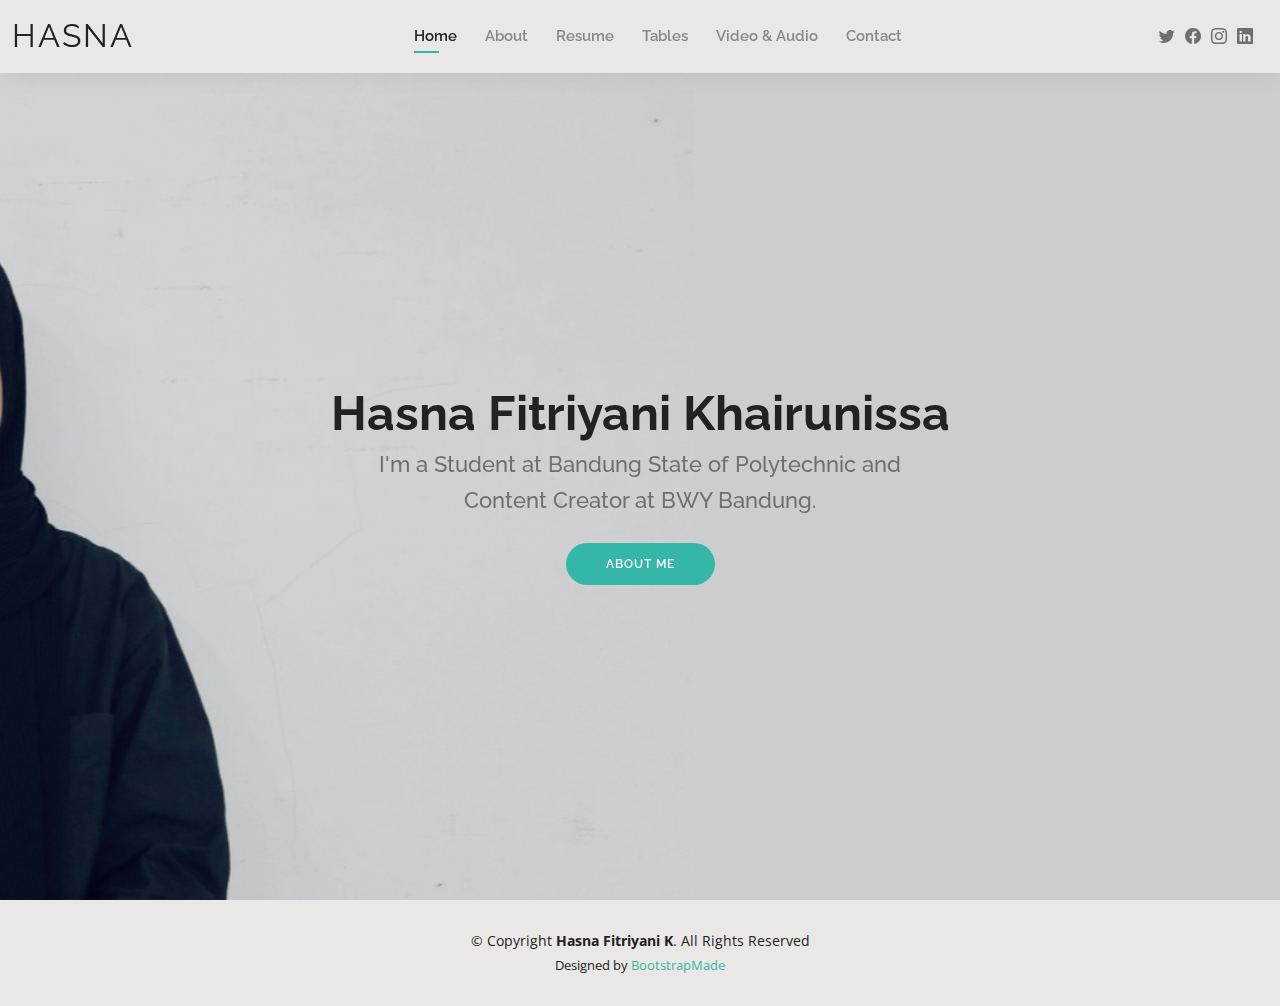
<file: index.html>
<!DOCTYPE html>
<html lang="en">

<head>
  <meta charset="utf-8">
  <meta content="width=device-width, initial-scale=1.0" name="viewport">

  <title>Hasna's portfolio</title>
  <meta content="" name="description">
  <meta content="" name="keywords">

  <!-- Favicons -->
  <link href="assets/img/favicon.png" rel="icon">
  <link href="assets/img/apple-touch-icon.png" rel="apple-touch-icon">

  <!-- Google Fonts -->
  <link href="https://fonts.googleapis.com/css?family=Open+Sans:300,300i,400,400i,600,600i,700,700i|Raleway:300,300i,400,400i,500,500i,600,600i,700,700i|Poppins:300,300i,400,400i,500,500i,600,600i,700,700i" rel="stylesheet">

  <!-- Vendor CSS Files -->
  <link href="assets/vendor/aos/aos.css" rel="stylesheet">
  <link href="assets/vendor/bootstrap/css/bootstrap.min.css" rel="stylesheet">
  <link href="assets/vendor/bootstrap-icons/bootstrap-icons.css" rel="stylesheet">
  <link href="assets/vendor/boxicons/css/boxicons.min.css" rel="stylesheet">
  <link href="assets/vendor/glightbox/css/glightbox.min.css" rel="stylesheet">
  <link href="assets/vendor/swiper/swiper-bundle.min.css" rel="stylesheet">

  <!-- Template Main CSS File -->
  <link href="assets/css/style.css" rel="stylesheet">

  <!-- =======================================================
  * Template Name: Kelly - v4.10.0
  * Template URL: https://bootstrapmade.com/kelly-free-bootstrap-cv-resume-html-template/
  * Author: BootstrapMade.com
  * License: https://bootstrapmade.com/license/
  ======================================================== -->
</head>

<body>

  <!-- ======= Header ======= -->
  <header id="header" class="fixed-top">
    <div class="container-fluid d-flex justify-content-between align-items-center">

      <h1 class="logo me-auto me-lg-0"><a href="index.html">Hasna</a></h1>
      <!-- Uncomment below if you prefer to use an image logo -->
      <!-- <a href="index.html" class="logo"><img src="assets/img/logo.png" alt="" class="img-fluid"></a>-->

      <nav id="navbar" class="navbar order-last order-lg-0">
        <ul>
          <li><a class="active" href="index.html">Home</a></li>
          <li><a href="about.html">About</a></li>
          <li><a href="resume.html">Resume</a></li>
          <li><a href="tables.html">Tables</a></li>
          <li><a href="video&audio.html">Video &amp; Audio</a></li>
          <li><a href="contact.html">Contact</a></li>
        </ul>
        <i class="bi bi-list mobile-nav-toggle"></i>
      </nav><!-- .navbar -->

      <div class="header-social-links">
        <a href="#" class="twitter"><i class="bi bi-twitter"></i></a>
        <a href="#" class="facebook"><i class="bi bi-facebook"></i></a>
        <a href="https://www.instagram.com/hasnafk23_/" class="instagram"><i class="bi bi-instagram"></i></a>
        <a href="#" class="linkedin"><i class="bi bi-linkedin"></i></i></a>
      </div>

    </div>

  </header><!-- End Header -->

  <!-- ======= Hero Section ======= -->
  <section id="hero" class="d-flex align-items-center">
    <div class="container d-flex flex-column align-items-center" data-aos="zoom-in" data-aos-delay="100">
      <h1>Hasna Fitriyani Khairunissa</h1>
      <h2>I'm a Student at Bandung State of Polytechnic and </h2> 
      <h2>Content Creator at BWY Bandung.</h2>
      <a href="about.html" class="btn-about">About Me</a>
    </div>
  </section><!-- End Hero -->

  <!-- ======= Footer ======= -->
  <footer id="footer">
    <div class="container">
      <div class="copyright">
        &copy; Copyright <strong><span>Hasna Fitriyani K</span></strong>. All Rights Reserved
      </div>
      <div class="credits">
        <!-- All the links in the footer should remain intact. -->
        <!-- You can delete the links only if you purchased the pro version. -->
        <!-- Licensing information: https://bootstrapmade.com/license/ -->
        <!-- Purchase the pro version with working PHP/AJAX contact form: https://bootstrapmade.com/kelly-free-bootstrap-cv-resume-html-template/ -->
        Designed by <a href="https://bootstrapmade.com/">BootstrapMade</a>
      </div>
    </div>
  </footer><!-- End  Footer -->

  <div id="preloader"></div>
  <a href="#" class="back-to-top d-flex align-items-center justify-content-center"><i class="bi bi-arrow-up-short"></i></a>

  <!-- Vendor JS Files -->
  <script src="assets/vendor/purecounter/purecounter_vanilla.js"></script>
  <script src="assets/vendor/aos/aos.js"></script>
  <script src="assets/vendor/bootstrap/js/bootstrap.bundle.min.js"></script>
  <script src="assets/vendor/glightbox/js/glightbox.min.js"></script>
  <script src="assets/vendor/isotope-layout/isotope.pkgd.min.js"></script>
  <script src="assets/vendor/swiper/swiper-bundle.min.js"></script>
  <script src="assets/vendor/waypoints/noframework.waypoints.js"></script>
  <script src="assets/vendor/php-email-form/validate.js"></script>

  <!-- Template Main JS File -->
  <script src="assets/js/main.js"></script>

</body>

</html>
</file>
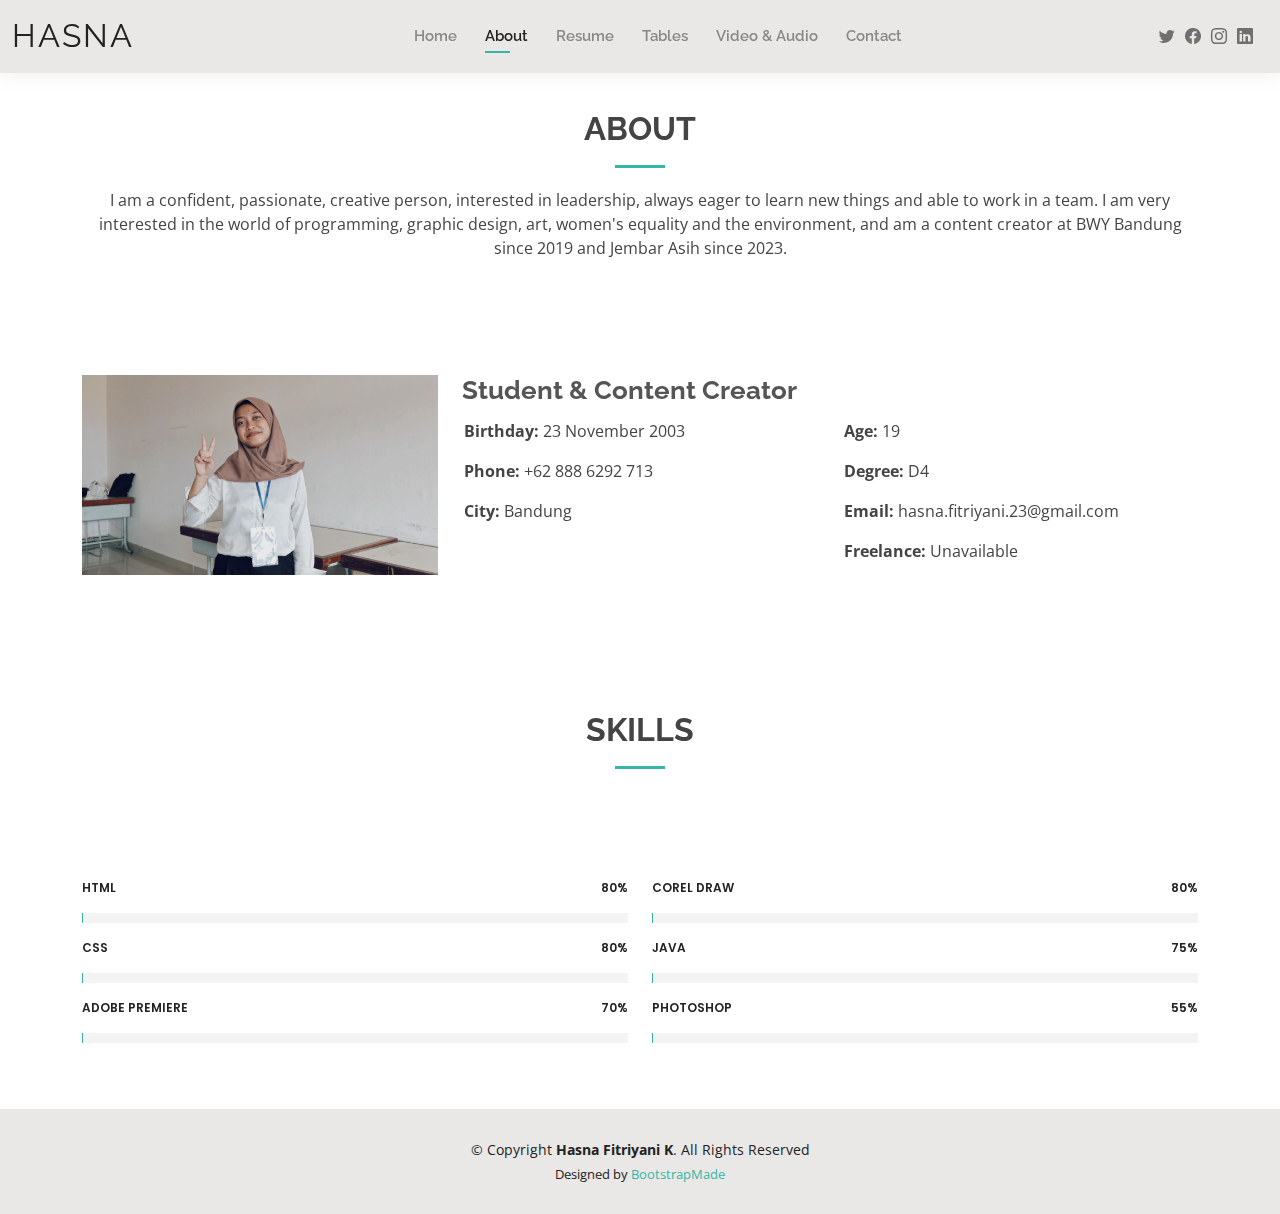
<file: about.html>
<!DOCTYPE html>
<html lang="en">

<head>
  <meta charset="utf-8">
  <meta content="width=device-width, initial-scale=1.0" name="viewport">

  <title>About - Hasna's portfolio</title>
  <meta content="" name="description">
  <meta content="" name="keywords">

  <!-- Favicons -->
  <link href="assets/img/favicon.png" rel="icon">
  <link href="assets/img/apple-touch-icon.png" rel="apple-touch-icon">

  <!-- Google Fonts -->
  <link href="https://fonts.googleapis.com/css?family=Open+Sans:300,300i,400,400i,600,600i,700,700i|Raleway:300,300i,400,400i,500,500i,600,600i,700,700i|Poppins:300,300i,400,400i,500,500i,600,600i,700,700i" rel="stylesheet">

  <!-- Vendor CSS Files -->
  <link href="assets/vendor/aos/aos.css" rel="stylesheet">
  <link href="assets/vendor/bootstrap/css/bootstrap.min.css" rel="stylesheet">
  <link href="assets/vendor/bootstrap-icons/bootstrap-icons.css" rel="stylesheet">
  <link href="assets/vendor/boxicons/css/boxicons.min.css" rel="stylesheet">
  <link href="assets/vendor/glightbox/css/glightbox.min.css" rel="stylesheet">
  <link href="assets/vendor/swiper/swiper-bundle.min.css" rel="stylesheet">

  <!-- Template Main CSS File -->
  <link href="assets/css/style.css" rel="stylesheet">

  <!-- =======================================================
  * Template Name: Kelly - v4.10.0
  * Template URL: https://bootstrapmade.com/kelly-free-bootstrap-cv-resume-html-template/
  * Author: BootstrapMade.com
  * License: https://bootstrapmade.com/license/
  ======================================================== -->
</head>

<body>

  <!-- ======= Header ======= -->
  <header id="header" class="fixed-top">
    <div class="container-fluid d-flex justify-content-between align-items-center">

      <h1 class="logo me-auto me-lg-0"><a href="index.html">Hasna</a></h1>
      <!-- Uncomment below if you prefer to use an image logo -->
      <!-- <a href="index.html" class="logo"><img src="assets/img/logo.png" alt="" class="img-fluid"></a>-->

      <nav id="navbar" class="navbar order-last order-lg-0">
        <ul>
          <li><a href="index.html">Home</a></li>
          <li><a class="active" href="about.html">About</a></li>
          <li><a href="resume.html">Resume</a></li>
          <li><a href="tables.html">Tables</a></li>
          <li><a href="video&audio.html">Video &amp; Audio</a></li>
          <li><a href="contact.html">Contact</a></li>
        </ul>
        <i class="bi bi-list mobile-nav-toggle"></i>
      </nav><!-- .navbar -->

      <div class="header-social-links">
        <a href="#" class="twitter"><i class="bi bi-twitter"></i></a>
        <a href="#" class="facebook"><i class="bi bi-facebook"></i></a>
        <a href="https://www.instagram.com/hasnafk23_/" class="instagram"><i class="bi bi-instagram"></i></a>
        <a href="#" class="linkedin"><i class="bi bi-linkedin"></i></i></a>
      </div>

    </div>

  </header><!-- End Header -->

  <main id="main">

    <!-- ======= About Section ======= -->
    <section id="about" class="about">
      <div class="container" data-aos="fade-up">

        <div class="section-title">
          <h2>About</h2>
          <p>I am a confident, passionate, creative person, interested in leadership, always eager to
            learn new things and able to work in a team. I am very interested in the world of
            programming, graphic design, art, women's equality and the environment, and am a
            content creator at BWY Bandung since 2019 and Jembar Asih since 2023.</p>
        </div>

        <div class="row" style="margin-top: 35px;">
          <div class="col-lg-4">
            <img src="assets/img/hasna4.jpg" class="img-fluid" alt="">
          </div>
          <div class="col-lg-8 pt-4 pt-lg-0 content">
            <h3>Student &amp; Content Creator</h3>
            <!-- <p class="fst-italic">
              Lorem ipsum dolor sit amet, consectetur adipiscing elit, sed do eiusmod tempor incididunt ut labore et dolore
              magna aliqua.
            </p> -->
            <div class="row">
              <div class="col-lg-6">
                <ul>
                  <li><i class="bi bi-rounded-right"></i> <strong>Birthday:</strong> 23 November 2003</li>
                  <!-- <li><i class="bi bi-rounded-right"></i> <strong>Website:</strong> www.example.com</li> -->
                  <li><i class="bi bi-rounded-right"></i> <strong>Phone:</strong> +62 888 6292 713</li>
                  <li><i class="bi bi-rounded-right"></i> <strong>City:</strong> Bandung</li>
                </ul>
              </div>
              <div class="col-lg-6">
                <ul>
                  <li><i class="bi bi-rounded-right"></i> <strong>Age:</strong> 19</li>
                  <li><i class="bi bi-rounded-right"></i> <strong>Degree:</strong> D4</li>
                  <li><i class="bi bi-rounded-right"></i> <strong>Email:</strong> hasna.fitriyani.23@gmail.com</li>
                  <li><i class="bi bi-rounded-right"></i> <strong>Freelance:</strong> Unavailable</li>
                </ul>
              </div>
            </div>
            <!-- <p>
              Officiis eligendi itaque labore et dolorum mollitia officiis optio vero. Quisquam sunt adipisci omnis et ut. Nulla accusantium dolor incidunt officia tempore. Et eius omnis.
              Cupiditate ut dicta maxime officiis quidem quia. Sed et consectetur qui quia repellendus itaque neque. Aliquid amet quidem ut quaerat cupiditate. Ab et eum qui repellendus omnis culpa magni laudantium dolores.
            </p> -->
          </div>
        </div>

      </div>
    </section><!-- End About Section -->

    <!-- ======= Skills Section ======= -->
    <section id="skills" class="skills">
      <div class="container" data-aos="fade-up">

        <div class="section-title">
          <h2>Skills</h2>
          <!-- <p>Magnam dolores commodi suscipit. Necessitatibus eius consequatur ex aliquid fuga eum quidem. Sit sint consectetur velit. Quisquam quos quisquam cupiditate. Et nemo qui impedit suscipit alias ea. Quia fugiat sit in iste officiis commodi quidem hic quas.</p> -->
        </div>

        <div class="row skills-content">

          <div class="col-lg-6">

            <div class="progress">
              <span class="skill">HTML <i class="val">80%</i></span>
              <div class="progress-bar-wrap">
                <div class="progress-bar" role="progressbar" aria-valuenow="80" aria-valuemin="0" aria-valuemax="100"></div>
              </div>
            </div>

            <div class="progress">
              <span class="skill">CSS <i class="val">80%</i></span>
              <div class="progress-bar-wrap">
                <div class="progress-bar" role="progressbar" aria-valuenow="80" aria-valuemin="0" aria-valuemax="100"></div>
              </div>
            </div>

            <div class="progress">
              <span class="skill">Adobe Premiere <i class="val">70%</i></span>
              <div class="progress-bar-wrap">
                <div class="progress-bar" role="progressbar" aria-valuenow="70" aria-valuemin="0" aria-valuemax="100"></div>
              </div>
            </div>

          </div>

          <div class="col-lg-6">

            <div class="progress">
              <span class="skill">Corel Draw <i class="val">80%</i></span>
              <div class="progress-bar-wrap">
                <div class="progress-bar" role="progressbar" aria-valuenow="80" aria-valuemin="0" aria-valuemax="100"></div>
              </div>
            </div>

            <div class="progress">
              <span class="skill">Java <i class="val">75%</i></span>
              <div class="progress-bar-wrap">
                <div class="progress-bar" role="progressbar" aria-valuenow="75" aria-valuemin="0" aria-valuemax="100"></div>
              </div>
            </div>

            <div class="progress">
              <span class="skill">Photoshop <i class="val">55%</i></span>
              <div class="progress-bar-wrap">
                <div class="progress-bar" role="progressbar" aria-valuenow="55" aria-valuemin="0" aria-valuemax="100"></div>
              </div>
            </div>

          </div>

        </div>

      </div>
    </section><!-- End Skills Section -->

    <!-- ======= Facts Section ======= -->
    <!-- <section id="facts" class="facts">
      <div class="container" data-aos="fade-up">

        <div class="section-title">
          <h2>Facts</h2>
          <p>Magnam dolores commodi suscipit. Necessitatibus eius consequatur ex aliquid fuga eum quidem. Sit sint consectetur velit. Quisquam quos quisquam cupiditate. Et nemo qui impedit suscipit alias ea. Quia fugiat sit in iste officiis commodi quidem hic quas.</p>
        </div>

        <div class="row counters">

          <div class="col-lg-3 col-6 text-center">
            <span data-purecounter-start="0" data-purecounter-end="232" data-purecounter-duration="1" class="purecounter"></span>
            <p>Clients</p>
          </div>

          <div class="col-lg-3 col-6 text-center">
            <span data-purecounter-start="0" data-purecounter-end="521" data-purecounter-duration="1" class="purecounter"></span>
            <p>Projects</p>
          </div>

          <div class="col-lg-3 col-6 text-center">
            <span data-purecounter-start="0" data-purecounter-end="1463" data-purecounter-duration="1" class="purecounter"></span>
            <p>Hours Of Support</p>
          </div>

          <div class="col-lg-3 col-6 text-center">
            <span data-purecounter-start="0" data-purecounter-end="15" data-purecounter-duration="1" class="purecounter"></span>
            <p>Hard Workers</p>
          </div>

        </div>

      </div>
    </section>End Facts Section -->

    <!-- ======= Testimonials Section ======= -->
    <!--  -->

  </main><!-- End #main -->

  <!-- ======= Footer ======= -->
  <footer id="footer">
    <div class="container">
      <div class="copyright">
        &copy; Copyright <strong><span>Hasna Fitriyani K</span></strong>. All Rights Reserved
      </div>
      <div class="credits">
        <!-- All the links in the footer should remain intact. -->
        <!-- You can delete the links only if you purchased the pro version. -->
        <!-- Licensing information: https://bootstrapmade.com/license/ -->
        <!-- Purchase the pro version with working PHP/AJAX contact form: https://bootstrapmade.com/kelly-free-bootstrap-cv-resume-html-template/ -->
        Designed by <a href="https://bootstrapmade.com/">BootstrapMade</a>
      </div>
    </div>
  </footer><!-- End  Footer -->

  <div id="preloader"></div>
  <a href="#" class="back-to-top d-flex align-items-center justify-content-center"><i class="bi bi-arrow-up-short"></i></a>

  <!-- Vendor JS Files -->
  <script src="assets/vendor/purecounter/purecounter_vanilla.js"></script>
  <script src="assets/vendor/aos/aos.js"></script>
  <script src="assets/vendor/bootstrap/js/bootstrap.bundle.min.js"></script>
  <script src="assets/vendor/glightbox/js/glightbox.min.js"></script>
  <script src="assets/vendor/isotope-layout/isotope.pkgd.min.js"></script>
  <script src="assets/vendor/swiper/swiper-bundle.min.js"></script>
  <script src="assets/vendor/waypoints/noframework.waypoints.js"></script>
  <script src="assets/vendor/php-email-form/validate.js"></script>

  <!-- Template Main JS File -->
  <script src="assets/js/main.js"></script>

</body>

</html>
</file>
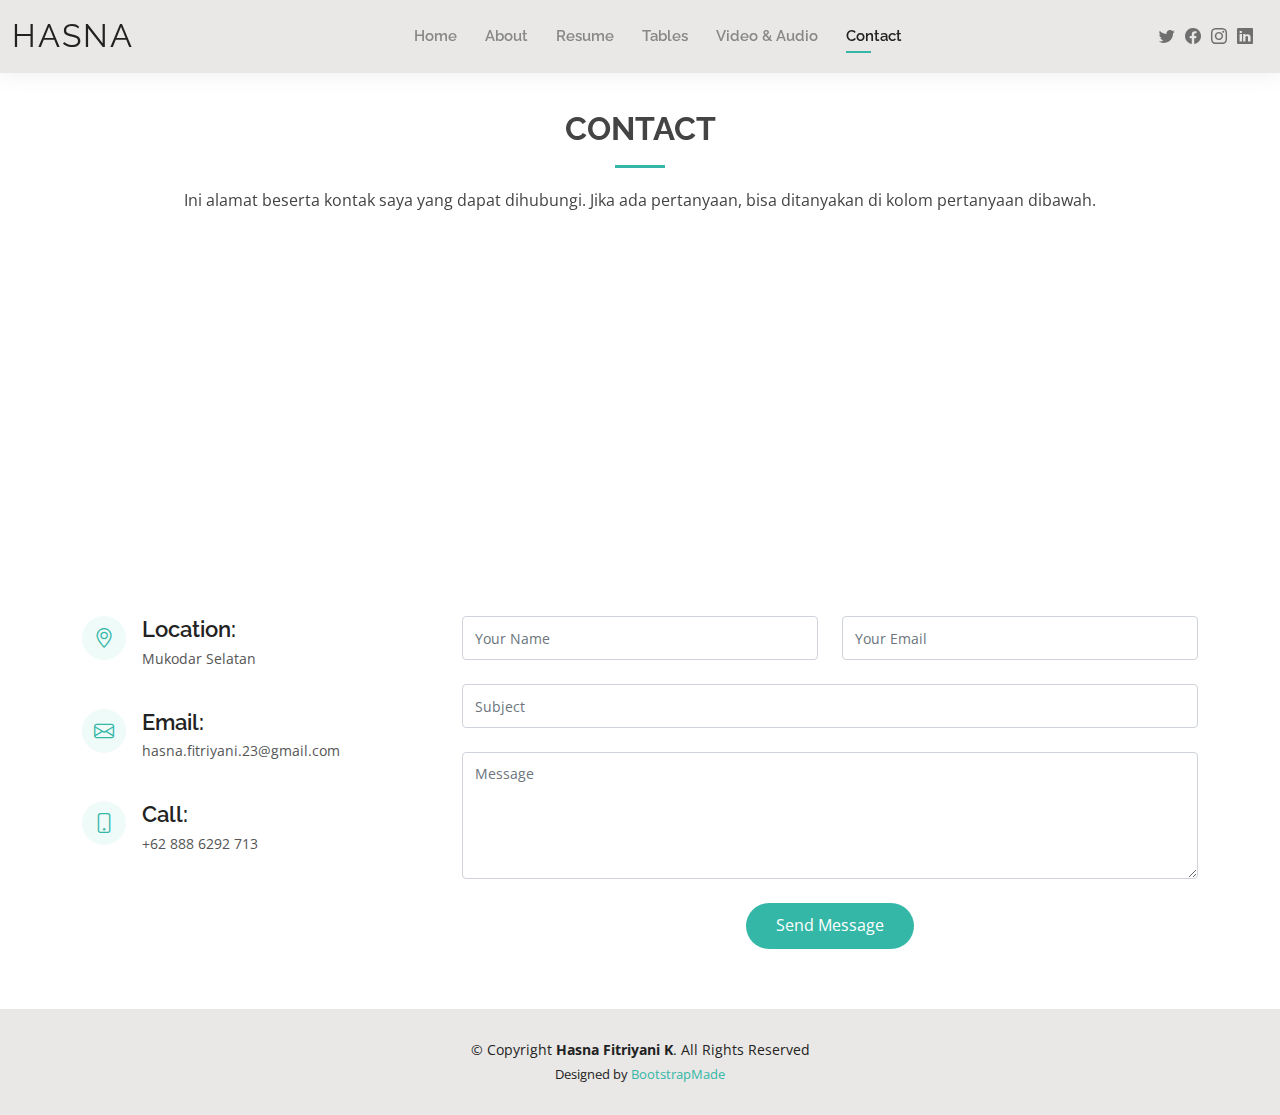
<file: contact.html>
<!DOCTYPE html>
<html lang="en">

<head>
  <meta charset="utf-8">
  <meta content="width=device-width, initial-scale=1.0" name="viewport">

  <title>Contact - Hasna's Portfolio</title>
  <meta content="" name="description">
  <meta content="" name="keywords">

  <!-- Favicons -->
  <link href="assets/img/favicon.png" rel="icon">
  <link href="assets/img/apple-touch-icon.png" rel="apple-touch-icon">

  <!-- Google Fonts -->
  <link href="https://fonts.googleapis.com/css?family=Open+Sans:300,300i,400,400i,600,600i,700,700i|Raleway:300,300i,400,400i,500,500i,600,600i,700,700i|Poppins:300,300i,400,400i,500,500i,600,600i,700,700i" rel="stylesheet">

  <!-- Vendor CSS Files -->
  <link href="assets/vendor/aos/aos.css" rel="stylesheet">
  <link href="assets/vendor/bootstrap/css/bootstrap.min.css" rel="stylesheet">
  <link href="assets/vendor/bootstrap-icons/bootstrap-icons.css" rel="stylesheet">
  <link href="assets/vendor/boxicons/css/boxicons.min.css" rel="stylesheet">
  <link href="assets/vendor/glightbox/css/glightbox.min.css" rel="stylesheet">
  <link href="assets/vendor/swiper/swiper-bundle.min.css" rel="stylesheet">

  <!-- Template Main CSS File -->
  <link href="assets/css/style.css" rel="stylesheet">

  <!-- =======================================================
  * Template Name: Kelly - v4.10.0
  * Template URL: https://bootstrapmade.com/kelly-free-bootstrap-cv-resume-html-template/
  * Author: BootstrapMade.com
  * License: https://bootstrapmade.com/license/
  ======================================================== -->
</head>

<body>

  <!-- ======= Header ======= -->
  <header id="header" class="fixed-top">
    <div class="container-fluid d-flex justify-content-between align-items-center">

      <h1 class="logo me-auto me-lg-0"><a href="index.html">Hasna</a></h1>
      <!-- Uncomment below if you prefer to use an image logo -->
      <!-- <a href="index.html" class="logo"><img src="assets/img/logo.png" alt="" class="img-fluid"></a>-->

      <nav id="navbar" class="navbar order-last order-lg-0">
        <ul>
          <li><a href="index.html">Home</a></li>
          <li><a href="about.html">About</a></li>
          <li><a href="resume.html">Resume</a></li>
          <li><a href="tables.html">Tables</a></li>
          <li><a href="video&audio.html">Video &amp; Audio</a></li>
          <li><a class="active" href="contact.html">Contact</a></li>
        </ul>
        <i class="bi bi-list mobile-nav-toggle"></i>
      </nav><!-- .navbar -->

      <div class="header-social-links">
        <a href="#" class="twitter"><i class="bi bi-twitter"></i></a>
        <a href="#" class="facebook"><i class="bi bi-facebook"></i></a>
        <a href="https://www.instagram.com/hasnafk23_/" class="instagram"><i class="bi bi-instagram"></i></a>
        <a href="#" class="linkedin"><i class="bi bi-linkedin"></i></i></a>
      </div>

    </div>

  </header><!-- End Header -->

  <main id="main">

    <!-- ======= Contact Section ======= -->
    <section id="contact" class="contact">
      <div class="container" data-aos="fade-up">

        <div class="section-title">
          <h2>Contact</h2>
          <p>Ini alamat beserta kontak saya yang dapat dihubungi. Jika ada pertanyaan, bisa ditanyakan di kolom pertanyaan dibawah.</p>
        </div>

        <div>
          <iframe style="border:0; width: 100%; height: 270px;" src="https://www.google.com/maps/embed?pb=!1m18!1m12!1m3!1d3960.8179718387055!2d107.56123061436733!3d-6.912355869571692!2m3!1f0!2f0!3f0!3m2!1i1024!2i768!4f13.1!3m3!1m2!1s0x2e68e5e7e0831b0d%3A0xfb697e09980e140c!2sJl.%20Mukodar%20Sel.%2C%20Melong%2C%20Kec.%20Cimahi%20Sel.%2C%20Kota%20Cimahi%2C%20Jawa%20Barat!5e0!3m2!1sid!2sid!4v1675429866955!5m2!1sid!2sid" frameborder="0" allowfullscreen></iframe>
          <!-- <iframe src="https://www.google.com/maps/embed?pb=!1m18!1m12!1m3!1d3960.8179718387055!2d107.56123061436733!3d-6.912355869571692!2m3!1f0!2f0!3f0!3m2!1i1024!2i768!4f13.1!3m3!1m2!1s0x2e68e5e7e0831b0d%3A0xfb697e09980e140c!2sJl.%20Mukodar%20Sel.%2C%20Melong%2C%20Kec.%20Cimahi%20Sel.%2C%20Kota%20Cimahi%2C%20Jawa%20Barat!5e0!3m2!1sid!2sid!4v1675429866955!5m2!1sid!2sid" width="600" height="450" style="border:0;" allowfullscreen="" loading="lazy" referrerpolicy="no-referrer-when-downgrade"></iframe> -->
        </div>

        <div class="row mt-5">

          <div class="col-lg-4">
            <div class="info">
              <div class="address">
                <i class="bi bi-geo-alt"></i>
                <h4>Location:</h4>
                <p>Mukodar Selatan</p>
              </div>

              <div class="email">
                <i class="bi bi-envelope"></i>
                <h4>Email:</h4>
                <p>hasna.fitriyani.23@gmail.com</p>
              </div>

              <div class="phone">
                <i class="bi bi-phone"></i>
                <h4>Call:</h4>
                <p>+62 888 6292 713</p>
              </div>

            </div>

          </div>

          <div class="col-lg-8 mt-5 mt-lg-0">

            <form action="forms/contact.php" method="post" role="form" class="php-email-form">
              <div class="row">
                <div class="col-md-6 form-group">
                  <input type="text" name="name" class="form-control" id="name" placeholder="Your Name" required>
                </div>
                <div class="col-md-6 form-group mt-3 mt-md-0">
                  <input type="email" class="form-control" name="email" id="email" placeholder="Your Email" required>
                </div>
              </div>
              <div class="form-group mt-3">
                <input type="text" class="form-control" name="subject" id="subject" placeholder="Subject" required>
              </div>
              <div class="form-group mt-3">
                <textarea class="form-control" name="message" rows="5" placeholder="Message" required></textarea>
              </div>
              <div class="my-3">
                <div class="loading">Loading</div>
                <div class="error-message"></div>
                <div class="sent-message">Your message has been sent. Thank you!</div>
              </div>
              <div class="text-center"><button type="submit">Send Message</button></div>
            </form>

          </div>

        </div>

      </div>
    </section><!-- End Contact Section -->

  </main><!-- End #main -->

  <!-- ======= Footer ======= -->
  <footer id="footer">
    <div class="container">
      <div class="copyright">
        &copy; Copyright <strong><span>Hasna Fitriyani K</span></strong>. All Rights Reserved
      </div>
      <div class="credits">
        <!-- All the links in the footer should remain intact. -->
        <!-- You can delete the links only if you purchased the pro version. -->
        <!-- Licensing information: https://bootstrapmade.com/license/ -->
        <!-- Purchase the pro version with working PHP/AJAX contact form: https://bootstrapmade.com/kelly-free-bootstrap-cv-resume-html-template/ -->
        Designed by <a href="https://bootstrapmade.com/">BootstrapMade</a>
      </div>
    </div>
  </footer><!-- End  Footer -->

  <div id="preloader"></div>
  <a href="#" class="back-to-top d-flex align-items-center justify-content-center"><i class="bi bi-arrow-up-short"></i></a>

  <!-- Vendor JS Files -->
  <script src="assets/vendor/purecounter/purecounter_vanilla.js"></script>
  <script src="assets/vendor/aos/aos.js"></script>
  <script src="assets/vendor/bootstrap/js/bootstrap.bundle.min.js"></script>
  <script src="assets/vendor/glightbox/js/glightbox.min.js"></script>
  <script src="assets/vendor/isotope-layout/isotope.pkgd.min.js"></script>
  <script src="assets/vendor/swiper/swiper-bundle.min.js"></script>
  <script src="assets/vendor/waypoints/noframework.waypoints.js"></script>
  <script src="assets/vendor/php-email-form/validate.js"></script>

  <!-- Template Main JS File -->
  <script src="assets/js/main.js"></script>

</body>

</html>
</file>
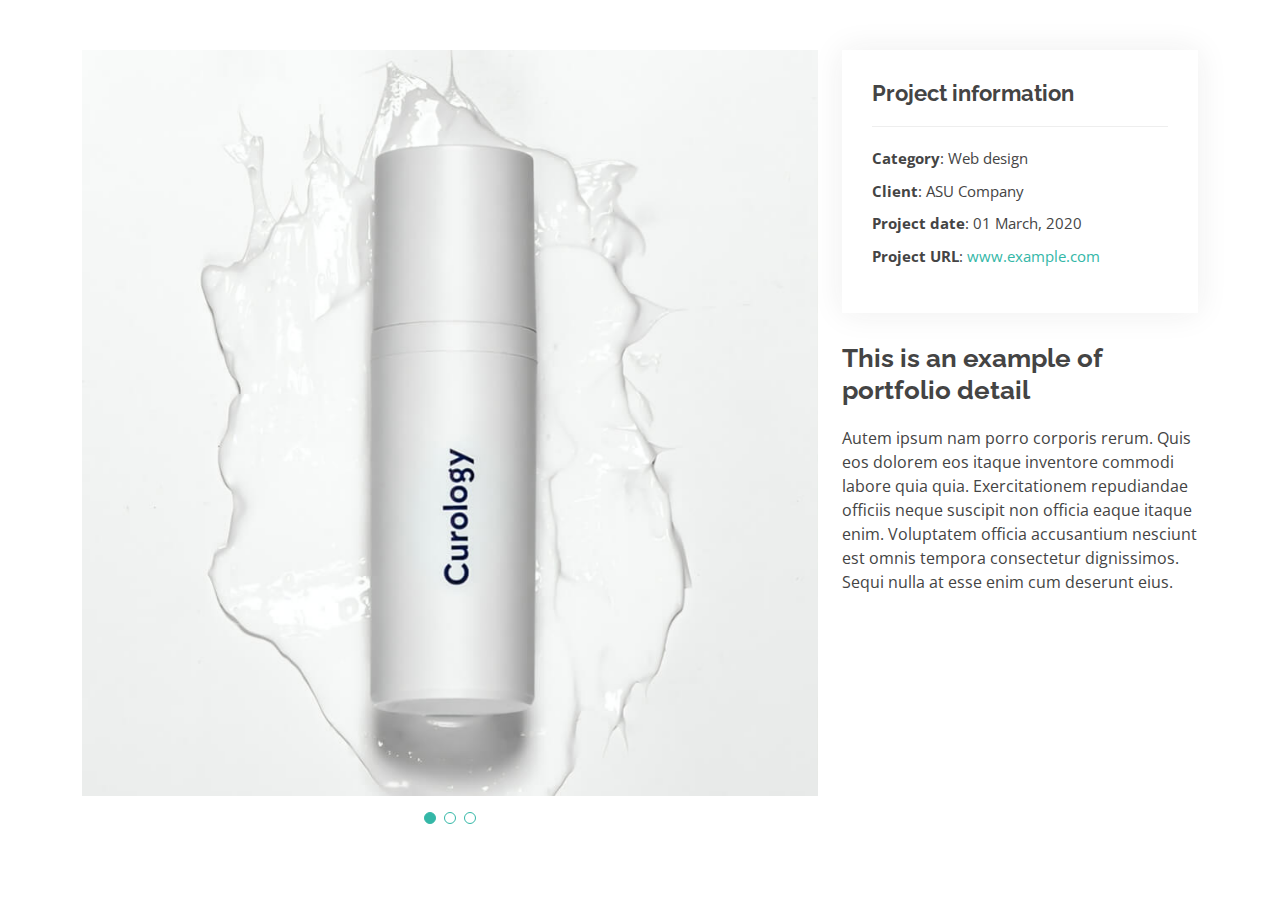
<file: portfolio-details.html>
<!DOCTYPE html>
<html lang="en">

<head>
  <meta charset="utf-8">
  <meta content="width=device-width, initial-scale=1.0" name="viewport">

  <title>portfolio Details - Kelly Bootstrap Template</title>
  <meta content="" name="description">
  <meta content="" name="keywords">

  <!-- Favicons -->
  <link href="assets/img/favicon.png" rel="icon">
  <link href="assets/img/apple-touch-icon.png" rel="apple-touch-icon">

  <!-- Google Fonts -->
  <link href="https://fonts.googleapis.com/css?family=Open+Sans:300,300i,400,400i,600,600i,700,700i|Raleway:300,300i,400,400i,500,500i,600,600i,700,700i|Poppins:300,300i,400,400i,500,500i,600,600i,700,700i" rel="stylesheet">

  <!-- Vendor CSS Files -->
  <link href="assets/vendor/aos/aos.css" rel="stylesheet">
  <link href="assets/vendor/bootstrap/css/bootstrap.min.css" rel="stylesheet">
  <link href="assets/vendor/bootstrap-icons/bootstrap-icons.css" rel="stylesheet">
  <link href="assets/vendor/boxicons/css/boxicons.min.css" rel="stylesheet">
  <link href="assets/vendor/glightbox/css/glightbox.min.css" rel="stylesheet">
  <link href="assets/vendor/swiper/swiper-bundle.min.css" rel="stylesheet">

  <!-- Template Main CSS File -->
  <link href="assets/css/style.css" rel="stylesheet">

  <!-- =======================================================
  * Template Name: Kelly - v4.10.0
  * Template URL: https://bootstrapmade.com/kelly-free-bootstrap-cv-resume-html-template/
  * Author: BootstrapMade.com
  * License: https://bootstrapmade.com/license/
  ======================================================== -->
</head>

<body>

  <main id="main">

    <!-- ======= portfolio Details Section ======= -->
    <section id="portfolio-details" class="portfolio-details">
      <div class="container">

        <div class="row gy-4">

          <div class="col-lg-8">
            <div class="portfolio-details-slider swiper">
              <div class="swiper-wrapper align-items-center">

                <div class="swiper-slide">
                  <img src="assets/img/portfolio/portfolio-1.jpg" alt="">
                </div>

                <div class="swiper-slide">
                  <img src="assets/img/portfolio/portfolio-2.jpg" alt="">
                </div>

                <div class="swiper-slide">
                  <img src="assets/img/portfolio/portfolio-3.jpg" alt="">
                </div>

              </div>
              <div class="swiper-pagination"></div>
            </div>
          </div>

          <div class="col-lg-4">
            <div class="portfolio-info">
              <h3>Project information</h3>
              <ul>
                <li><strong>Category</strong>: Web design</li>
                <li><strong>Client</strong>: ASU Company</li>
                <li><strong>Project date</strong>: 01 March, 2020</li>
                <li><strong>Project URL</strong>: <a href="#">www.example.com</a></li>
              </ul>
            </div>
            <div class="portfolio-description">
              <h2>This is an example of portfolio detail</h2>
              <p>
                Autem ipsum nam porro corporis rerum. Quis eos dolorem eos itaque inventore commodi labore quia quia. Exercitationem repudiandae officiis neque suscipit non officia eaque itaque enim. Voluptatem officia accusantium nesciunt est omnis tempora consectetur dignissimos. Sequi nulla at esse enim cum deserunt eius.
              </p>
            </div>
          </div>

        </div>

      </div>
    </section><!-- End portfolio Details Section -->

  </main><!-- End #main -->

  <div id="preloader"></div>
  <a href="#" class="back-to-top d-flex align-items-center justify-content-center"><i class="bi bi-arrow-up-short"></i></a>

  <!-- Vendor JS Files -->
  <script src="assets/vendor/purecounter/purecounter_vanilla.js"></script>
  <script src="assets/vendor/aos/aos.js"></script>
  <script src="assets/vendor/bootstrap/js/bootstrap.bundle.min.js"></script>
  <script src="assets/vendor/glightbox/js/glightbox.min.js"></script>
  <script src="assets/vendor/isotope-layout/isotope.pkgd.min.js"></script>
  <script src="assets/vendor/swiper/swiper-bundle.min.js"></script>
  <script src="assets/vendor/waypoints/noframework.waypoints.js"></script>
  <script src="assets/vendor/php-email-form/validate.js"></script>

  <!-- Template Main JS File -->
  <script src="assets/js/main.js"></script>

</body>

</html>
</file>
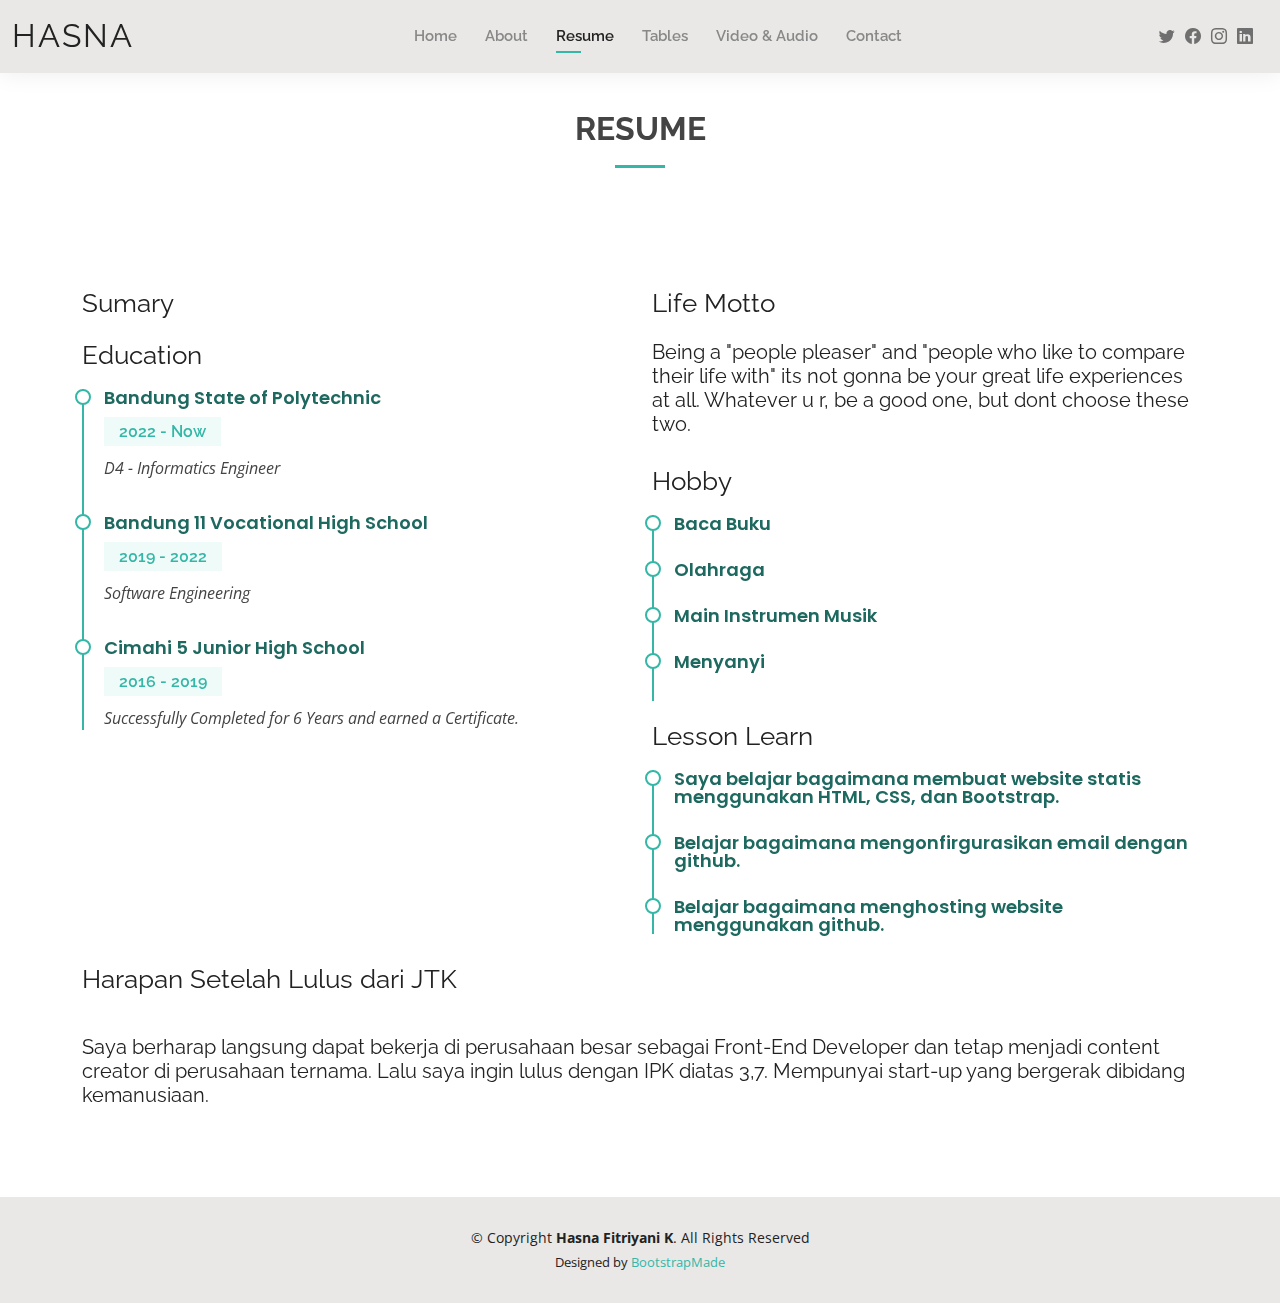
<file: resume.html>
<!DOCTYPE html>
<html lang="en">

<head>
  <meta charset="utf-8">
  <meta content="width=device-width, initial-scale=1.0" name="viewport">

  <title>Resume - Hasna's portfolio</title>
  <meta content="" name="description">
  <meta content="" name="keywords">

  <!-- Favicons -->
  <link href="assets/img/favicon.png" rel="icon">
  <link href="assets/img/apple-touch-icon.png" rel="apple-touch-icon">

  <!-- Google Fonts -->
  <link href="https://fonts.googleapis.com/css?family=Open+Sans:300,300i,400,400i,600,600i,700,700i|Raleway:300,300i,400,400i,500,500i,600,600i,700,700i|Poppins:300,300i,400,400i,500,500i,600,600i,700,700i" rel="stylesheet">

  <!-- Vendor CSS Files -->
  <link href="assets/vendor/aos/aos.css" rel="stylesheet">
  <link href="assets/vendor/bootstrap/css/bootstrap.min.css" rel="stylesheet">
  <link href="assets/vendor/bootstrap-icons/bootstrap-icons.css" rel="stylesheet">
  <link href="assets/vendor/boxicons/css/boxicons.min.css" rel="stylesheet">
  <link href="assets/vendor/glightbox/css/glightbox.min.css" rel="stylesheet">
  <link href="assets/vendor/swiper/swiper-bundle.min.css" rel="stylesheet">

  <!-- Template Main CSS File -->
  <link href="assets/css/style.css" rel="stylesheet">

  <!-- =======================================================
  * Template Name: Kelly - v4.10.0
  * Template URL: https://bootstrapmade.com/kelly-free-bootstrap-cv-resume-html-template/
  * Author: BootstrapMade.com
  * License: https://bootstrapmade.com/license/
  ======================================================== -->
</head>

<body>

  <!-- ======= Header ======= -->
  <header id="header" class="fixed-top">
    <div class="container-fluid d-flex justify-content-between align-items-center">

      <h1 class="logo me-auto me-lg-0"><a href="index.html">Hasna</a></h1>
      <!-- Uncomment below if you prefer to use an image logo -->
      <!-- <a href="index.html" class="logo"><img src="assets/img/logo.png" alt="" class="img-fluid"></a>-->

      <nav id="navbar" class="navbar order-last order-lg-0">
        <ul>
          <li><a href="index.html">Home</a></li>
          <li><a href="about.html">About</a></li>
          <li><a class="active" href="resume.html">Resume</a></li>
          <li><a href="tables.html">Tables</a></li>
          <li><a href="video&audio.html">Video &amp; Audio</a></li>
          <li><a href="contact.html">Contact</a></li>
        </ul>
        <i class="bi bi-list mobile-nav-toggle"></i>
      </nav><!-- .navbar -->

      <div class="header-social-links">
        <a href="#" class="twitter"><i class="bi bi-twitter"></i></a>
        <a href="#" class="facebook"><i class="bi bi-facebook"></i></a>
        <a href="https://www.instagram.com/hasnafk23_/" class="instagram"><i class="bi bi-instagram"></i></a>
        <a href="#" class="linkedin"><i class="bi bi-linkedin"></i></i></a>
      </div>

    </div>

  </header><!-- End Header -->

  <main id="main">

    <!-- ======= Resume Section ======= -->
    <section id="resume" class="resume">
      <div class="container" data-aos="fade-up">

        <div class="section-title">
          <h2>Resume</h2>
          <!-- <p>Magnam dolores commodi suscipit. Necessitatibus eius consequatur ex aliquid fuga eum quidem. Sit sint consectetur velit. Quisquam quos quisquam cupiditate. Et nemo qui impedit suscipit alias ea. Quia fugiat sit in iste officiis commodi quidem hic quas.</p> -->
        </div>

        <div class="row">
          <div class="col-lg-6">
            <h3 class="resume-title">Sumary</h3>

            <h3 class="resume-title">Education</h3>
            <div class="resume-item">
              <h4>Bandung State of Polytechnic</h4>
              <h5>2022 - Now</h5>
              <p><em>D4 - Informatics Engineer</em></p>
              <!-- <p>Qui deserunt veniam. Et sed aliquam labore tempore sed quisquam iusto autem sit. Ea vero voluptatum qui ut dignissimos deleniti nerada porti sand markend</p> -->
            </div>
            <div class="resume-item">
              <h4>Bandung 11 Vocational High School</h4>
              <h5>2019 - 2022</h5>
              <p><em>Software Engineering</em></p>
              <!-- <p>Quia nobis sequi est occaecati aut. Repudiandae et iusto quae reiciendis et quis Eius vel ratione eius unde vitae rerum voluptates asperiores voluptatem Earum molestiae consequatur neque etlon sader mart dila</p> -->
            </div>
            <div class="resume-item">
              <h4>Cimahi 5 Junior High School</h4>
              <h5>2016 - 2019</h5>
              <p><em>Successfully Completed for 6 Years and earned a Certificate.</em></p>
              <!-- <p>Qui deserunt veniam. Et sed aliquam labore tempore sed quisquam iusto autem sit. Ea vero voluptatum qui ut dignissimos deleniti nerada porti sand markend</p> -->
            </div>
          </div>
          <div class="col-lg-6">
            <h3 class="resume-title">Life Motto</h3>
            <h4 class="resume-title-smaller"> Being a "people pleaser" and "people who like to compare their life with" 
              its not gonna be your great life experiences at all. Whatever u r, be a good 
              one, but dont choose these two.</h4>
              <h3 class="resume-title">Hobby</h3>
            <div class="resume-item">
              <h4>Baca Buku</h4>
            </div>
            <div class="resume-item">
              <h4>Olahraga</h4>
            </div>
            <div class="resume-item">
              <h4>Main Instrumen Musik</h4>
            </div>
            <div class="resume-item">
              <h4>Menyanyi</h4>
            </div>
            <h3 class="resume-title">Lesson Learn</h3>
            <div class="resume-item">
              <h4>Saya belajar bagaimana membuat website statis menggunakan HTML, CSS, dan Bootstrap.</h4>
            </div>
            <div class="resume-item">
              <h4>Belajar bagaimana mengonfirgurasikan email dengan github.</h4>
            </div>
            <div class="resume-item">
              <h4>Belajar bagaimana menghosting website menggunakan github.</h4>
            </div>
          </div>
          <h3 class="resume-title">Harapan Setelah Lulus dari JTK</h3>
            <h4 class="resume-title-smaller"> Saya berharap langsung dapat bekerja di perusahaan besar sebagai Front-End Developer dan tetap menjadi content creator di perusahaan ternama. Lalu saya ingin lulus dengan IPK diatas 3,7. Mempunyai start-up yang bergerak dibidang kemanusiaan.</h4>
        </div>

      </div>
    </section><!-- End Resume Section -->

  </main><!-- End #main -->

  <!-- ======= Footer ======= -->
  <footer id="footer">
    <div class="container">
      <div class="copyright">
        &copy; Copyright <strong><span>Hasna Fitriyani K</span></strong>. All Rights Reserved
      </div>
      <div class="credits">
        <!-- All the links in the footer should remain intact. -->
        <!-- You can delete the links only if you purchased the pro version. -->
        <!-- Licensing information: https://bootstrapmade.com/license/ -->
        <!-- Purchase the pro version with working PHP/AJAX contact form: https://bootstrapmade.com/kelly-free-bootstrap-cv-resume-html-template/ -->
        Designed by <a href="https://bootstrapmade.com/">BootstrapMade</a>
      </div>
    </div>
  </footer><!-- End  Footer -->

  <div id="preloader"></div>
  <a href="#" class="back-to-top d-flex align-items-center justify-content-center"><i class="bi bi-arrow-up-short"></i></a>

  <!-- Vendor JS Files -->
  <script src="assets/vendor/purecounter/purecounter_vanilla.js"></script>
  <script src="assets/vendor/aos/aos.js"></script>
  <script src="assets/vendor/bootstrap/js/bootstrap.bundle.min.js"></script>
  <script src="assets/vendor/glightbox/js/glightbox.min.js"></script>
  <script src="assets/vendor/isotope-layout/isotope.pkgd.min.js"></script>
  <script src="assets/vendor/swiper/swiper-bundle.min.js"></script>
  <script src="assets/vendor/waypoints/noframework.waypoints.js"></script>
  <script src="assets/vendor/php-email-form/validate.js"></script>

  <!-- Template Main JS File -->
  <script src="assets/js/main.js"></script>

</body>

</html>
</file>
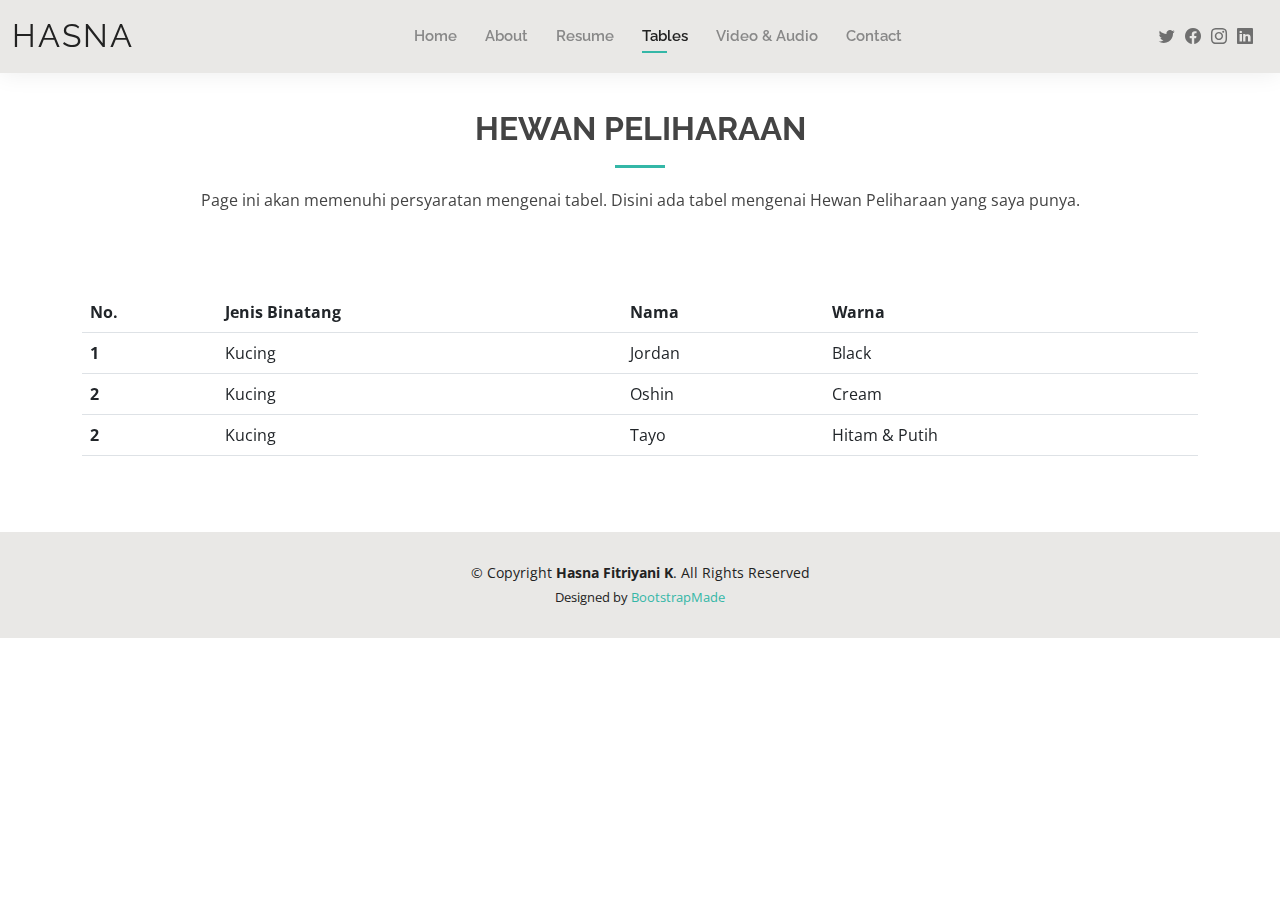
<file: services copy.html>
<!DOCTYPE html>
<html lang="en">

<head>
  <meta charset="utf-8">
  <meta content="width=device-width, initial-scale=1.0" name="viewport">

  <title>Services - Hasna's portfolio</title>
  <meta content="" name="description">
  <meta content="" name="keywords">

  <!-- Favicons -->
  <link href="assets/img/favicon.png" rel="icon">
  <link href="assets/img/apple-touch-icon.png" rel="apple-touch-icon">

  <!-- Google Fonts -->
  <link href="https://fonts.googleapis.com/css?family=Open+Sans:300,300i,400,400i,600,600i,700,700i|Raleway:300,300i,400,400i,500,500i,600,600i,700,700i|Poppins:300,300i,400,400i,500,500i,600,600i,700,700i" rel="stylesheet">

  <!-- Vendor CSS Files -->
  <link href="assets/vendor/aos/aos.css" rel="stylesheet">
  <link href="assets/vendor/bootstrap/css/bootstrap.min.css" rel="stylesheet">
  <link href="assets/vendor/bootstrap-icons/bootstrap-icons.css" rel="stylesheet">
  <link href="assets/vendor/boxicons/css/boxicons.min.css" rel="stylesheet">
  <link href="assets/vendor/glightbox/css/glightbox.min.css" rel="stylesheet">
  <link href="assets/vendor/swiper/swiper-bundle.min.css" rel="stylesheet">

  <!-- Template Main CSS File -->
  <link href="assets/css/style.css" rel="stylesheet">

  <!-- =======================================================
  * Template Name: Kelly - v4.10.0
  * Template URL: https://bootstrapmade.com/kelly-free-bootstrap-cv-resume-html-template/
  * Author: BootstrapMade.com
  * License: https://bootstrapmade.com/license/
  ======================================================== -->
</head>

<body>

  <!-- ======= Header ======= -->
  <header id="header" class="fixed-top">
    <div class="container-fluid d-flex justify-content-between align-items-center">

      <h1 class="logo me-auto me-lg-0"><a href="index.html">Hasna</a></h1>
      <!-- Uncomment below if you prefer to use an image logo -->
      <!-- <a href="index.html" class="logo"><img src="assets/img/logo.png" alt="" class="img-fluid"></a>-->

      <nav id="navbar" class="navbar order-last order-lg-0">
        <ul>
          <li><a href="index.html">Home</a></li>
          <li><a href="about.html">About</a></li>
          <li><a href="resume.html">Resume</a></li>
          <li><a class="active" href="services.html">Tables</a></li>
          <li><a href="video&audio.html">Video &amp; Audio</a></li>
          <li><a href="contact.html">Contact</a></li>
        </ul>
        <i class="bi bi-list mobile-nav-toggle"></i>
      </nav><!-- .navbar -->

      <div class="header-social-links">
        <a href="#" class="twitter"><i class="bi bi-twitter"></i></a>
        <a href="#" class="facebook"><i class="bi bi-facebook"></i></a>
        <a href="#" class="instagram"><i class="bi bi-instagram"></i></a>
        <a href="#" class="linkedin"><i class="bi bi-linkedin"></i></i></a>
      </div>

    </div>

  </header><!-- End Header -->

  <main id="main">

    <!-- ======= Services Section ======= -->
    <section id="services" class="services">
      <div class="container" data-aos="fade-up">

        <div class="section-title">
          <h2>Hewan Peliharaan</h2>
          <p>Page ini akan memenuhi persyaratan mengenai tabel. Disini ada tabel mengenai Hewan Peliharaan yang saya punya.</p>
        </div>

        <!-- <div class="row">
          <div class="col-lg-4 col-md-6 d-flex align-items-stretch" data-aos="zoom-in" data-aos-delay="100">
            <div class="icon-box iconbox-blue">
              <div class="icon">
                <svg width="100" height="100" viewBox="0 0 600 600" xmlns="http://www.w3.org/2000/svg">
                  <path stroke="none" stroke-width="0" fill="#f5f5f5" d="M300,521.0016835830174C376.1290562159157,517.8887921683347,466.0731472004068,529.7835943286574,510.70327084640275,468.03025145048787C554.3714126377745,407.6079735673963,508.03601936045806,328.9844924480964,491.2728898941984,256.3432110539036C474.5976632858925,184.082847569629,479.9380746630129,96.60480741107993,416.23090153303,58.64404602377083C348.86323505073057,18.502131276798302,261.93793281208167,40.57373210992963,193.5410806939664,78.93577620505333C130.42746243093433,114.334589627462,98.30271207620316,179.96522072025542,76.75703585869454,249.04625023123273C51.97151888228291,328.5150500222984,13.704378332031375,421.85034740162234,66.52175969318436,486.19268352777647C119.04800174914682,550.1803526380478,217.28368757567262,524.383925680826,300,521.0016835830174"></path>
                </svg>
                <i class="bx bxl-dribbble"></i>
              </div>
              <h4><a href="">Lorem Ipsum</a></h4>
              <p>Voluptatum deleniti atque corrupti quos dolores et quas molestias excepturi</p>
            </div>
          </div>

          <div class="col-lg-4 col-md-6 d-flex align-items-stretch mt-4 mt-md-0" data-aos="zoom-in" data-aos-delay="200">
            <div class="icon-box iconbox-orange ">
              <div class="icon">
                <svg width="100" height="100" viewBox="0 0 600 600" xmlns="http://www.w3.org/2000/svg">
                  <path stroke="none" stroke-width="0" fill="#f5f5f5" d="M300,582.0697525312426C382.5290701553225,586.8405444964366,449.9789794690241,525.3245884688669,502.5850820975895,461.55621195738473C556.606425686781,396.0723002908107,615.8543463187945,314.28637112970534,586.6730223649479,234.56875336149918C558.9533121215079,158.8439757836574,454.9685369536778,164.00468322053177,381.49747125262974,130.76875717737553C312.15926192815925,99.40240125094834,248.97055460311594,18.661163978235184,179.8680185752513,50.54337015887873C110.5421016452524,82.52863877960104,119.82277516462835,180.83849132639028,109.12597500060166,256.43424936330496C100.08760227029461,320.3096726198365,92.17705696193138,384.0621239912766,124.79988738764834,439.7174275375508C164.83382741302287,508.01625554203684,220.96474134820875,577.5009287672846,300,582.0697525312426"></path>
                </svg>
                <i class="bx bx-file"></i>
              </div>
              <h4><a href="">Sed Perspiciatis</a></h4>
              <p>Duis aute irure dolor in reprehenderit in voluptate velit esse cillum dolore</p>
            </div>
          </div>

          <div class="col-lg-4 col-md-6 d-flex align-items-stretch mt-4 mt-lg-0" data-aos="zoom-in" data-aos-delay="300">
            <div class="icon-box iconbox-pink">
              <div class="icon">
                <svg width="100" height="100" viewBox="0 0 600 600" xmlns="http://www.w3.org/2000/svg">
                  <path stroke="none" stroke-width="0" fill="#f5f5f5" d="M300,541.5067337569781C382.14930387511276,545.0595476570109,479.8736841581634,548.3450877840088,526.4010558755058,480.5488172755941C571.5218469581645,414.80211281144784,517.5187510058486,332.0715597781072,496.52539010469104,255.14436215662573C477.37192572678356,184.95920475031193,473.57363656557914,105.61284051026155,413.0603344069578,65.22779650032875C343.27470386102294,18.654635553484475,251.2091493199835,5.337323636656869,175.0934190732945,40.62881213300186C97.87086631185822,76.43348514350839,51.98124368387456,156.15599469081315,36.44837278890362,239.84606092416172C21.716077023791087,319.22268207091537,43.775223500013084,401.1760424656574,96.891909868211,461.97329694683043C147.22146801428983,519.5804099606455,223.5754009179313,538.201503339737,300,541.5067337569781"></path>
                </svg>
                <i class="bx bx-tachometer"></i>
              </div>
              <h4><a href="">Magni Dolores</a></h4>
              <p>Excepteur sint occaecat cupidatat non proident, sunt in culpa qui officia</p>
            </div>
          </div>

          <div class="col-lg-4 col-md-6 d-flex align-items-stretch mt-4" data-aos="zoom-in" data-aos-delay="100">
            <div class="icon-box iconbox-yellow">
              <div class="icon">
                <svg width="100" height="100" viewBox="0 0 600 600" xmlns="http://www.w3.org/2000/svg">
                  <path stroke="none" stroke-width="0" fill="#f5f5f5" d="M300,503.46388370962813C374.79870501325706,506.71871716319447,464.8034551963731,527.1746412648533,510.4981551193396,467.86667711651364C555.9287308511215,408.9015244558933,512.6030010748507,327.5744911775523,490.211057578863,256.5855673507754C471.097692560561,195.9906835881958,447.69079081568157,138.11976852964426,395.19560036434837,102.3242989838813C329.3053358748298,57.3949838291264,248.02791733380457,8.279543830951368,175.87071277845988,42.242879143198664C103.41431057327972,76.34704239035025,93.79494320519305,170.9812938413882,81.28167332365135,250.07896920659033C70.17666984294237,320.27484674793965,64.84698225790005,396.69656628748305,111.28512138212992,450.4950937839243C156.20124167950087,502.5303643271138,231.32542653798444,500.4755392045468,300,503.46388370962813"></path>
                </svg>
                <i class="bx bx-layer"></i>
              </div>
              <h4><a href="">Nemo Enim</a></h4>
              <p>At vero eos et accusamus et iusto odio dignissimos ducimus qui blanditiis</p>
            </div>
          </div>

          <div class="col-lg-4 col-md-6 d-flex align-items-stretch mt-4" data-aos="zoom-in" data-aos-delay="200">
            <div class="icon-box iconbox-red">
              <div class="icon">
                <svg width="100" height="100" viewBox="0 0 600 600" xmlns="http://www.w3.org/2000/svg">
                  <path stroke="none" stroke-width="0" fill="#f5f5f5" d="M300,532.3542879108572C369.38199826031484,532.3153073249985,429.10787420159085,491.63046689027357,474.5244479745417,439.17860296908856C522.8885846962883,383.3225815378663,569.1668002868075,314.3205725914397,550.7432151929288,242.7694973846089C532.6665558377875,172.5657663291529,456.2379748765914,142.6223662098291,390.3689995646985,112.34683881706744C326.66090330228417,83.06452184765237,258.84405631176094,53.51806209861945,193.32584062364296,78.48882559362697C121.61183558270385,105.82097193414197,62.805066853699245,167.19869350419734,48.57481801355237,242.6138429142374C34.843463184063346,315.3850353017275,76.69343916112496,383.4422959591041,125.22947124332185,439.3748458443577C170.7312796277747,491.8107796887764,230.57421082200815,532.3932930995766,300,532.3542879108572"></path>
                </svg>
                <i class="bx bx-slideshow"></i>
              </div>
              <h4><a href="">Dele Cardo</a></h4>
              <p>Quis consequatur saepe eligendi voluptatem consequatur dolor consequuntur</p>
            </div>
          </div>

          <div class="col-lg-4 col-md-6 d-flex align-items-stretch mt-4" data-aos="zoom-in" data-aos-delay="300">
            <div class="icon-box iconbox-teal">
              <div class="icon">
                <svg width="100" height="100" viewBox="0 0 600 600" xmlns="http://www.w3.org/2000/svg">
                  <path stroke="none" stroke-width="0" fill="#f5f5f5" d="M300,566.797414625762C385.7384707136149,576.1784315230908,478.7894351017131,552.8928747891023,531.9192734346935,484.94944893311C584.6109503024035,417.5663521118492,582.489472248146,322.67544863468447,553.9536738515405,242.03673114598146C529.1557734026468,171.96086150256528,465.24506316201064,127.66468636344209,395.9583748389544,100.7403814666027C334.2173773831606,76.7482773500951,269.4350130405921,84.62216499799875,207.1952322260088,107.2889140133804C132.92018162631612,134.33871894543012,41.79353780512637,160.00259165414826,22.644507872594943,236.69541883565114C3.319112789854554,314.0945973066697,72.72355303640163,379.243833228382,124.04198916343866,440.3218312028393C172.9286146004772,498.5055451809895,224.45579914871206,558.5317968840102,300,566.797414625762"></path>
                </svg>
                <i class="bx bx-arch"></i>
              </div>
              <h4><a href="">Divera Don</a></h4>
              <p>Modi nostrum vel laborum. Porro fugit error sit minus sapiente sit aspernatur</p>
            </div>
          </div>

        </div> -->

        <table class="table">
          <thead>
            <tr>
              <th scope="col">No.</th>
              <th scope="col">Jenis Binatang</th>
              <th scope="col">Nama</th>
              <th scope="col">Warna</th>
            </tr>
          </thead>
          <tbody>
            <tr>
              <th scope="row">1</th>
              <td>Kucing</td>
              <td>Jordan</td>
              <td>Black</td>
            </tr>
            <tr>
              <th scope="row">2</th>
              <td>Kucing</td>
              <td>Oshin</td>
              <td>Cream</td>
            </tr>
            <tr>
              <th scope="row">2</th>
              <td>Kucing</td>
              <td>Tayo</td>
              <td>Hitam & Putih</td>
            </tr>
          </tbody>
        </table>

      </div>
    </section><!-- End Services Section -->

  </main><!-- End #main -->

  <!-- ======= Footer ======= -->
  <footer id="footer">
    <div class="container">
      <div class="copyright">
        &copy; Copyright <strong><span>Hasna Fitriyani K</span></strong>. All Rights Reserved
      </div>
      <div class="credits">
        <!-- All the links in the footer should remain intact. -->
        <!-- You can delete the links only if you purchased the pro version. -->
        <!-- Licensing information: https://bootstrapmade.com/license/ -->
        <!-- Purchase the pro version with working PHP/AJAX contact form: https://bootstrapmade.com/kelly-free-bootstrap-cv-resume-html-template/ -->
        Designed by <a href="https://bootstrapmade.com/">BootstrapMade</a>
      </div>
    </div>
  </footer><!-- End  Footer -->

  <div id="preloader"></div>
  <a href="#" class="back-to-top d-flex align-items-center justify-content-center"><i class="bi bi-arrow-up-short"></i></a>

  <!-- Vendor JS Files -->
  <script src="assets/vendor/purecounter/purecounter_vanilla.js"></script>
  <script src="assets/vendor/aos/aos.js"></script>
  <script src="assets/vendor/bootstrap/js/bootstrap.bundle.min.js"></script>
  <script src="assets/vendor/glightbox/js/glightbox.min.js"></script>
  <script src="assets/vendor/isotope-layout/isotope.pkgd.min.js"></script>
  <script src="assets/vendor/swiper/swiper-bundle.min.js"></script>
  <script src="assets/vendor/waypoints/noframework.waypoints.js"></script>
  <script src="assets/vendor/php-email-form/validate.js"></script>

  <!-- Template Main JS File -->
  <script src="assets/js/main.js"></script>

</body>

</html>
</file>
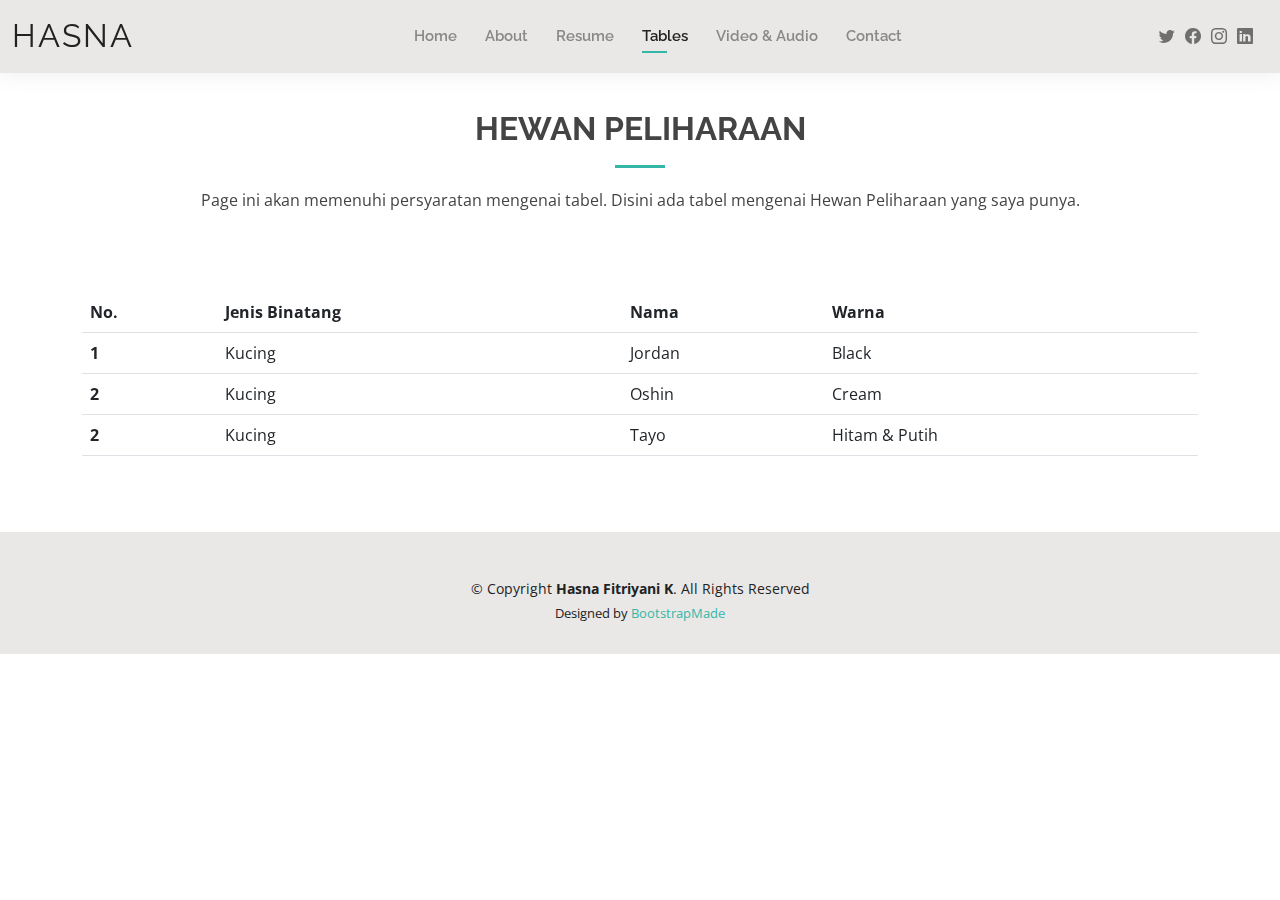
<file: tables.html>
<!DOCTYPE html>
<html lang="en">

<head>
  <meta charset="utf-8">
  <meta content="width=device-width, initial-scale=1.0" name="viewport">

  <title>Tables - Hasna's portfolio</title>
  <meta content="" name="description">
  <meta content="" name="keywords">

  <!-- Favicons -->
  <link href="assets/img/favicon.png" rel="icon">
  <link href="assets/img/apple-touch-icon.png" rel="apple-touch-icon">

  <!-- Google Fonts -->
  <link href="https://fonts.googleapis.com/css?family=Open+Sans:300,300i,400,400i,600,600i,700,700i|Raleway:300,300i,400,400i,500,500i,600,600i,700,700i|Poppins:300,300i,400,400i,500,500i,600,600i,700,700i" rel="stylesheet">

  <!-- Vendor CSS Files -->
  <link href="assets/vendor/aos/aos.css" rel="stylesheet">
  <link href="assets/vendor/bootstrap/css/bootstrap.min.css" rel="stylesheet">
  <link href="assets/vendor/bootstrap-icons/bootstrap-icons.css" rel="stylesheet">
  <link href="assets/vendor/boxicons/css/boxicons.min.css" rel="stylesheet">
  <link href="assets/vendor/glightbox/css/glightbox.min.css" rel="stylesheet">
  <link href="assets/vendor/swiper/swiper-bundle.min.css" rel="stylesheet">

  <!-- Template Main CSS File -->
  <link href="assets/css/style.css" rel="stylesheet">

  <!-- =======================================================
  * Template Name: Kelly - v4.10.0
  * Template URL: https://bootstrapmade.com/kelly-free-bootstrap-cv-resume-html-template/
  * Author: BootstrapMade.com
  * License: https://bootstrapmade.com/license/
  ======================================================== -->
</head>

<body>

  <!-- ======= Header ======= -->
  <header id="header" class="fixed-top">
    <div class="container-fluid d-flex justify-content-between align-items-center">

      <h1 class="logo me-auto me-lg-0"><a href="index.html">Hasna</a></h1>
      <!-- Uncomment below if you prefer to use an image logo -->
      <!-- <a href="index.html" class="logo"><img src="assets/img/logo.png" alt="" class="img-fluid"></a>-->

      <nav id="navbar" class="navbar order-last order-lg-0">
        <ul>
          <li><a href="index.html">Home</a></li>
          <li><a href="about.html">About</a></li>
          <li><a href="resume.html">Resume</a></li>
          <li><a class="active" href="tables.html">Tables</a></li>
          <li><a href="video&audio.html">Video &amp; Audio</a></li>
          <li><a href="contact.html">Contact</a></li>
        </ul>
        <i class="bi bi-list mobile-nav-toggle"></i>
      </nav><!-- .navbar -->

      <div class="header-social-links">
        <a href="#" class="twitter"><i class="bi bi-twitter"></i></a>
        <a href="#" class="facebook"><i class="bi bi-facebook"></i></a>
        <a href="#" class="instagram"><i class="bi bi-instagram"></i></a>
        <a href="#" class="linkedin"><i class="bi bi-linkedin"></i></i></a>
      </div>

    </div>

  </header><!-- End Header -->

  <main id="main">

    <!-- ======= Services Section ======= -->
    <section id="services" class="services">
      <div class="container" data-aos="fade-up">

        <div class="section-title">
          <h2>Hewan Peliharaan</h2>
          <p>Page ini akan memenuhi persyaratan mengenai tabel. Disini ada tabel mengenai Hewan Peliharaan yang saya punya.</p>
        </div>

        <!-- <div class="row">
          <div class="col-lg-4 col-md-6 d-flex align-items-stretch" data-aos="zoom-in" data-aos-delay="100">
            <div class="icon-box iconbox-blue">
              <div class="icon">
                <svg width="100" height="100" viewBox="0 0 600 600" xmlns="http://www.w3.org/2000/svg">
                  <path stroke="none" stroke-width="0" fill="#f5f5f5" d="M300,521.0016835830174C376.1290562159157,517.8887921683347,466.0731472004068,529.7835943286574,510.70327084640275,468.03025145048787C554.3714126377745,407.6079735673963,508.03601936045806,328.9844924480964,491.2728898941984,256.3432110539036C474.5976632858925,184.082847569629,479.9380746630129,96.60480741107993,416.23090153303,58.64404602377083C348.86323505073057,18.502131276798302,261.93793281208167,40.57373210992963,193.5410806939664,78.93577620505333C130.42746243093433,114.334589627462,98.30271207620316,179.96522072025542,76.75703585869454,249.04625023123273C51.97151888228291,328.5150500222984,13.704378332031375,421.85034740162234,66.52175969318436,486.19268352777647C119.04800174914682,550.1803526380478,217.28368757567262,524.383925680826,300,521.0016835830174"></path>
                </svg>
                <i class="bx bxl-dribbble"></i>
              </div>
              <h4><a href="">Lorem Ipsum</a></h4>
              <p>Voluptatum deleniti atque corrupti quos dolores et quas molestias excepturi</p>
            </div>
          </div>

          <div class="col-lg-4 col-md-6 d-flex align-items-stretch mt-4 mt-md-0" data-aos="zoom-in" data-aos-delay="200">
            <div class="icon-box iconbox-orange ">
              <div class="icon">
                <svg width="100" height="100" viewBox="0 0 600 600" xmlns="http://www.w3.org/2000/svg">
                  <path stroke="none" stroke-width="0" fill="#f5f5f5" d="M300,582.0697525312426C382.5290701553225,586.8405444964366,449.9789794690241,525.3245884688669,502.5850820975895,461.55621195738473C556.606425686781,396.0723002908107,615.8543463187945,314.28637112970534,586.6730223649479,234.56875336149918C558.9533121215079,158.8439757836574,454.9685369536778,164.00468322053177,381.49747125262974,130.76875717737553C312.15926192815925,99.40240125094834,248.97055460311594,18.661163978235184,179.8680185752513,50.54337015887873C110.5421016452524,82.52863877960104,119.82277516462835,180.83849132639028,109.12597500060166,256.43424936330496C100.08760227029461,320.3096726198365,92.17705696193138,384.0621239912766,124.79988738764834,439.7174275375508C164.83382741302287,508.01625554203684,220.96474134820875,577.5009287672846,300,582.0697525312426"></path>
                </svg>
                <i class="bx bx-file"></i>
              </div>
              <h4><a href="">Sed Perspiciatis</a></h4>
              <p>Duis aute irure dolor in reprehenderit in voluptate velit esse cillum dolore</p>
            </div>
          </div>

          <div class="col-lg-4 col-md-6 d-flex align-items-stretch mt-4 mt-lg-0" data-aos="zoom-in" data-aos-delay="300">
            <div class="icon-box iconbox-pink">
              <div class="icon">
                <svg width="100" height="100" viewBox="0 0 600 600" xmlns="http://www.w3.org/2000/svg">
                  <path stroke="none" stroke-width="0" fill="#f5f5f5" d="M300,541.5067337569781C382.14930387511276,545.0595476570109,479.8736841581634,548.3450877840088,526.4010558755058,480.5488172755941C571.5218469581645,414.80211281144784,517.5187510058486,332.0715597781072,496.52539010469104,255.14436215662573C477.37192572678356,184.95920475031193,473.57363656557914,105.61284051026155,413.0603344069578,65.22779650032875C343.27470386102294,18.654635553484475,251.2091493199835,5.337323636656869,175.0934190732945,40.62881213300186C97.87086631185822,76.43348514350839,51.98124368387456,156.15599469081315,36.44837278890362,239.84606092416172C21.716077023791087,319.22268207091537,43.775223500013084,401.1760424656574,96.891909868211,461.97329694683043C147.22146801428983,519.5804099606455,223.5754009179313,538.201503339737,300,541.5067337569781"></path>
                </svg>
                <i class="bx bx-tachometer"></i>
              </div>
              <h4><a href="">Magni Dolores</a></h4>
              <p>Excepteur sint occaecat cupidatat non proident, sunt in culpa qui officia</p>
            </div>
          </div>

          <div class="col-lg-4 col-md-6 d-flex align-items-stretch mt-4" data-aos="zoom-in" data-aos-delay="100">
            <div class="icon-box iconbox-yellow">
              <div class="icon">
                <svg width="100" height="100" viewBox="0 0 600 600" xmlns="http://www.w3.org/2000/svg">
                  <path stroke="none" stroke-width="0" fill="#f5f5f5" d="M300,503.46388370962813C374.79870501325706,506.71871716319447,464.8034551963731,527.1746412648533,510.4981551193396,467.86667711651364C555.9287308511215,408.9015244558933,512.6030010748507,327.5744911775523,490.211057578863,256.5855673507754C471.097692560561,195.9906835881958,447.69079081568157,138.11976852964426,395.19560036434837,102.3242989838813C329.3053358748298,57.3949838291264,248.02791733380457,8.279543830951368,175.87071277845988,42.242879143198664C103.41431057327972,76.34704239035025,93.79494320519305,170.9812938413882,81.28167332365135,250.07896920659033C70.17666984294237,320.27484674793965,64.84698225790005,396.69656628748305,111.28512138212992,450.4950937839243C156.20124167950087,502.5303643271138,231.32542653798444,500.4755392045468,300,503.46388370962813"></path>
                </svg>
                <i class="bx bx-layer"></i>
              </div>
              <h4><a href="">Nemo Enim</a></h4>
              <p>At vero eos et accusamus et iusto odio dignissimos ducimus qui blanditiis</p>
            </div>
          </div>

          <div class="col-lg-4 col-md-6 d-flex align-items-stretch mt-4" data-aos="zoom-in" data-aos-delay="200">
            <div class="icon-box iconbox-red">
              <div class="icon">
                <svg width="100" height="100" viewBox="0 0 600 600" xmlns="http://www.w3.org/2000/svg">
                  <path stroke="none" stroke-width="0" fill="#f5f5f5" d="M300,532.3542879108572C369.38199826031484,532.3153073249985,429.10787420159085,491.63046689027357,474.5244479745417,439.17860296908856C522.8885846962883,383.3225815378663,569.1668002868075,314.3205725914397,550.7432151929288,242.7694973846089C532.6665558377875,172.5657663291529,456.2379748765914,142.6223662098291,390.3689995646985,112.34683881706744C326.66090330228417,83.06452184765237,258.84405631176094,53.51806209861945,193.32584062364296,78.48882559362697C121.61183558270385,105.82097193414197,62.805066853699245,167.19869350419734,48.57481801355237,242.6138429142374C34.843463184063346,315.3850353017275,76.69343916112496,383.4422959591041,125.22947124332185,439.3748458443577C170.7312796277747,491.8107796887764,230.57421082200815,532.3932930995766,300,532.3542879108572"></path>
                </svg>
                <i class="bx bx-slideshow"></i>
              </div>
              <h4><a href="">Dele Cardo</a></h4>
              <p>Quis consequatur saepe eligendi voluptatem consequatur dolor consequuntur</p>
            </div>
          </div>

          <div class="col-lg-4 col-md-6 d-flex align-items-stretch mt-4" data-aos="zoom-in" data-aos-delay="300">
            <div class="icon-box iconbox-teal">
              <div class="icon">
                <svg width="100" height="100" viewBox="0 0 600 600" xmlns="http://www.w3.org/2000/svg">
                  <path stroke="none" stroke-width="0" fill="#f5f5f5" d="M300,566.797414625762C385.7384707136149,576.1784315230908,478.7894351017131,552.8928747891023,531.9192734346935,484.94944893311C584.6109503024035,417.5663521118492,582.489472248146,322.67544863468447,553.9536738515405,242.03673114598146C529.1557734026468,171.96086150256528,465.24506316201064,127.66468636344209,395.9583748389544,100.7403814666027C334.2173773831606,76.7482773500951,269.4350130405921,84.62216499799875,207.1952322260088,107.2889140133804C132.92018162631612,134.33871894543012,41.79353780512637,160.00259165414826,22.644507872594943,236.69541883565114C3.319112789854554,314.0945973066697,72.72355303640163,379.243833228382,124.04198916343866,440.3218312028393C172.9286146004772,498.5055451809895,224.45579914871206,558.5317968840102,300,566.797414625762"></path>
                </svg>
                <i class="bx bx-arch"></i>
              </div>
              <h4><a href="">Divera Don</a></h4>
              <p>Modi nostrum vel laborum. Porro fugit error sit minus sapiente sit aspernatur</p>
            </div>
          </div>

        </div> -->

        <table class="table">
          <thead>
            <tr>
              <th scope="col">No.</th>
              <th scope="col">Jenis Binatang</th>
              <th scope="col">Nama</th>
              <th scope="col">Warna</th>
            </tr>
          </thead>
          <tbody>
            <tr>
              <th scope="row">1</th>
              <td>Kucing</td>
              <td>Jordan</td>
              <td>Black</td>
            </tr>
            <tr>
              <th scope="row">2</th>
              <td>Kucing</td>
              <td>Oshin</td>
              <td>Cream</td>
            </tr>
            <tr>
              <th scope="row">2</th>
              <td>Kucing</td>
              <td>Tayo</td>
              <td>Hitam & Putih</td>
            </tr>
          </tbody>
        </table>

      </div>
    </section><!-- End Services Section -->

  </main><!-- End #main -->

  <!-- ======= Footer ======= -->
  <footer id="footer">
    <div class="container mt-3">
      <div class="copyright">
        &copy; Copyright <strong><span>Hasna Fitriyani K</span></strong>. All Rights Reserved
      </div>
      <div class="credits">
        <!-- All the links in the footer should remain intact. -->
        <!-- You can delete the links only if you purchased the pro version. -->
        <!-- Licensing information: https://bootstrapmade.com/license/ -->
        <!-- Purchase the pro version with working PHP/AJAX contact form: https://bootstrapmade.com/kelly-free-bootstrap-cv-resume-html-template/ -->
        Designed by <a href="https://bootstrapmade.com/">BootstrapMade</a>
      </div>
    </div>
  </footer><!-- End  Footer -->

  <div id="preloader"></div>
  <a href="#" class="back-to-top d-flex align-items-center justify-content-center"><i class="bi bi-arrow-up-short"></i></a>

  <!-- Vendor JS Files -->
  <script src="assets/vendor/purecounter/purecounter_vanilla.js"></script>
  <script src="assets/vendor/aos/aos.js"></script>
  <script src="assets/vendor/bootstrap/js/bootstrap.bundle.min.js"></script>
  <script src="assets/vendor/glightbox/js/glightbox.min.js"></script>
  <script src="assets/vendor/isotope-layout/isotope.pkgd.min.js"></script>
  <script src="assets/vendor/swiper/swiper-bundle.min.js"></script>
  <script src="assets/vendor/waypoints/noframework.waypoints.js"></script>
  <script src="assets/vendor/php-email-form/validate.js"></script>

  <!-- Template Main JS File -->
  <script src="assets/js/main.js"></script>

</body>

</html>
</file>
<file: assets/css/style.css>
/**
* Template Name: Kelly - v4.10.0
* Template URL: https://bootstrapmade.com/kelly-free-bootstrap-cv-resume-html-template/
* Author: BootstrapMade.com
* License: https://bootstrapmade.com/license/
*/

/*--------------------------------------------------------------
# General
--------------------------------------------------------------*/
body {
  font-family: "Open Sans", sans-serif;
  color: #444444;
}

a {
  color: #34b7a7;
  text-decoration: none;
}

a:hover {
  color: #51cdbe;
  text-decoration: none;
}

h1,
h2,
h3,
h4,
h5,
h6 {
  font-family: "Raleway", sans-serif;
}

#main {
  margin-top: 50px;
}

@media (max-width: 992px) {
  #main {
    margin-top: 30px;
  }
}

/*--------------------------------------------------------------
# Preloader
--------------------------------------------------------------*/
#preloader {
  position: fixed;
  top: 0;
  left: 0;
  right: 0;
  bottom: 0;
  z-index: 9999;
  overflow: hidden;
  background: #fff;
}

#preloader:before {
  content: "";
  position: fixed;
  top: calc(50% - 30px);
  left: calc(50% - 30px);
  border: 6px solid #34b7a7;
  border-top-color: #dcf5f2;
  border-radius: 50%;
  width: 60px;
  height: 60px;
  -webkit-animation: animate-preloader 1s linear infinite;
  animation: animate-preloader 1s linear infinite;
}

@-webkit-keyframes animate-preloader {
  0% {
    transform: rotate(0deg);
  }

  100% {
    transform: rotate(360deg);
  }
}

@keyframes animate-preloader {
  0% {
    transform: rotate(0deg);
  }

  100% {
    transform: rotate(360deg);
  }
}

/*--------------------------------------------------------------
# Back to top button
--------------------------------------------------------------*/
.back-to-top {
  position: fixed;
  visibility: hidden;
  opacity: 0;
  right: 15px;
  bottom: 15px;
  z-index: 996;
  background: #34b7a7;
  width: 40px;
  height: 40px;
  border-radius: 50px;
  transition: all 0.4s;
}

.back-to-top i {
  font-size: 24px;
  color: #fff;
  line-height: 0;
}

.back-to-top:hover {
  background: #49cbbb;
  color: #fff;
}

.back-to-top.active {
  visibility: visible;
  opacity: 1;
}

/*--------------------------------------------------------------
# Header
--------------------------------------------------------------*/
#header {
  background: #e9e8e6;
  box-shadow: 0px 0px 25px 0 rgba(0, 0, 0, 0.08);
  z-index: 997;
  padding: 15px 0;
}

#header .logo {
  font-size: 32px;
  margin: 0;
  padding: 0;
  line-height: 1;
  font-weight: 400;
  letter-spacing: 2px;
  text-transform: uppercase;
}

#header .logo a {
  color: #222222;
}

#header .logo img {
  max-height: 40px;
}

@media (max-width: 992px) {
  #header .logo {
    font-size: 28px;
  }
}

/*--------------------------------------------------------------
# Header Social Links
--------------------------------------------------------------*/
.header-social-links {
  padding-right: 15px;
}

.header-social-links a {
  color: #6f6f6f;
  padding-left: 6px;
  display: inline-block;
  line-height: 0px;
  transition: 0.3s;
  font-size: 16px;
}

.header-social-links a:hover {
  color: #34b7a7;
}

/*--------------------------------------------------------------
# Navigation Menu
--------------------------------------------------------------*/
/**
* Desktop Navigation 
*/
.navbar {
  padding: 0;
}

.navbar ul {
  margin: 0;
  padding: 0;
  display: flex;
  list-style: none;
  align-items: center;
}

.navbar li {
  position: relative;
  padding: 10px 0 10px 28px;
}

.navbar a,
.navbar a:focus {
  display: flex;
  align-items: center;
  justify-content: space-between;
  font-family: "Raleway", sans-serif;
  font-size: 15px;
  font-weight: 600;
  color: #888888;
  white-space: nowrap;
  transition: 0.3s;
  position: relative;
}

.navbar a i,
.navbar a:focus i {
  font-size: 12px;
  line-height: 0;
  margin-left: 5px;
}

.navbar>ul>li>a:before {
  content: "";
  position: absolute;
  width: 0;
  height: 2px;
  bottom: -5px;
  left: 0;
  background-color: #34b7a7;
  visibility: hidden;
  width: 0px;
  transition: all 0.3s ease-in-out 0s;
}

.navbar a:hover:before,
.navbar li:hover>a:before,
.navbar .active:before {
  visibility: visible;
  width: 25px;
}

.navbar a:hover,
.navbar .active,
.navbar .active:focus,
.navbar li:hover>a {
  color: #222222;
}

.navbar .dropdown ul {
  display: block;
  position: absolute;
  left: 14px;
  top: calc(100% + 30px);
  margin: 0;
  padding: 10px 0;
  z-index: 99;
  opacity: 0;
  visibility: hidden;
  background: #fff;
  box-shadow: 0px 0px 30px rgba(127, 137, 161, 0.25);
  transition: 0.3s;
  border-radius: 4px;
}

.navbar .dropdown ul li {
  min-width: 200px;
  padding: 0;
}

.navbar .dropdown ul a {
  padding: 10px 20px;
  font-size: 15px;
  text-transform: none;
  font-weight: 600;
}

.navbar .dropdown ul a i {
  font-size: 12px;
}

.navbar .dropdown ul a:hover,
.navbar .dropdown ul .active:hover,
.navbar .dropdown ul li:hover>a {
  color: #34b7a7;
}

.navbar .dropdown:hover>ul {
  opacity: 1;
  top: 100%;
  visibility: visible;
}

.navbar .dropdown .dropdown ul {
  top: 0;
  left: calc(100% - 30px);
  visibility: hidden;
}

.navbar .dropdown .dropdown:hover>ul {
  opacity: 1;
  top: 0;
  left: 100%;
  visibility: visible;
}

@media (max-width: 1366px) {
  .navbar .dropdown .dropdown ul {
    left: -90%;
  }

  .navbar .dropdown .dropdown:hover>ul {
    left: -100%;
  }
}

/**
* Mobile Navigation 
*/
.mobile-nav-toggle {
  color: #222222;
  font-size: 28px;
  cursor: pointer;
  display: none;
  line-height: 0;
  transition: 0.5s;
}

.mobile-nav-toggle.bi-x {
  color: #fff;
}

@media (max-width: 991px) {
  .mobile-nav-toggle {
    display: block;
  }

  .navbar ul {
    display: none;
  }
}

.navbar-mobile {
  position: fixed;
  overflow: hidden;
  top: 0;
  right: 0;
  left: 0;
  bottom: 0;
  background: rgba(9, 9, 9, 0.9);
  transition: 0.3s;
  z-index: 999;
}

.navbar-mobile .mobile-nav-toggle {
  position: absolute;
  top: 15px;
  right: 15px;
}

.navbar-mobile ul {
  display: block;
  position: absolute;
  top: 55px;
  right: 15px;
  bottom: 15px;
  left: 15px;
  padding: 10px 0;
  border-radius: 10px;
  background-color: #fff;
  overflow-y: auto;
  transition: 0.3s;
}

.navbar-mobile a,
.navbar-mobile a:focus {
  font-size: 15px;
  padding-right: 15px;
  color: #222222;
}

.navbar-mobile a:hover,
.navbar-mobile .active,
.navbar-mobile li:hover>a {
  color: #34b7a7;
}

.navbar-mobile .getstarted,
.navbar-mobile .getstarted:focus {
  margin: 15px;
}

.navbar-mobile .dropdown ul {
  position: static;
  display: none;
  margin: 10px 20px;
  padding: 10px 0;
  z-index: 99;
  opacity: 1;
  visibility: visible;
  background: #fff;
  box-shadow: 0px 0px 30px rgba(127, 137, 161, 0.25);
}

.navbar-mobile .dropdown ul li {
  min-width: 200px;
}

.navbar-mobile .dropdown ul a {
  padding: 10px 20px;
}

.navbar-mobile .dropdown ul a i {
  font-size: 12px;
}

.navbar-mobile .dropdown ul a:hover,
.navbar-mobile .dropdown ul .active:hover,
.navbar-mobile .dropdown ul li:hover>a {
  color: #34b7a7;
}

.navbar-mobile .dropdown>.dropdown-active {
  display: block;
}

/*--------------------------------------------------------------
# Hero Section
--------------------------------------------------------------*/
#hero {
  width: 100%;
  height: 100vh;
  background: url("../img/hasna3.png") top right;
  background-size: cover;
}

#hero .container {
  padding-top: 70px;
  position: relative;
}

@media (max-width: 992px) {
  #hero .container {
    padding-top: 58px;
  }
}

#hero h1 {
  margin: 0;
  font-size: 48px;
  font-weight: 700;
  line-height: 56px;
  color: #222222;
}

#hero h2 {
  color: #6f6f6f;
  margin: 10px 0 0 0;
  font-size: 22px;
}

#hero .btn-about {
  font-family: "Raleway", sans-serif;
  text-transform: uppercase;
  font-weight: 600;
  font-size: 12px;
  letter-spacing: 1px;
  display: inline-block;
  padding: 12px 40px;
  border-radius: 50px;
  transition: 0.5s;
  margin-top: 30px;
  color: #fff;
  background: #34b7a7;
}

#hero .btn-about:hover {
  background: #3dc8b7;
}

@media (min-width: 1024px) {
  #hero {
    background-attachment: fixed;
  }
}

@media (max-width: 992px) {
  #hero:before {
    content: "";
    background: rgba(255, 255, 255, 0.8);
    position: absolute;
    bottom: 0;
    top: 0;
    left: 0;
    right: 0;
  }

  #hero h1 {
    font-size: 28px;
    line-height: 36px;
  }

  #hero h2 {
    font-size: 18px;
    line-height: 24px;
  }
}

/*--------------------------------------------------------------
# Sections General
--------------------------------------------------------------*/
section {
  padding: 60px 0;
}

.section-bg {
  background-color: #e7f8f6;
}

.section-title {
  text-align: center;
  padding-bottom: 80px;
}

.section-title h2 {
  font-size: 32px;
  font-weight: bold;
  text-transform: uppercase;
  margin-bottom: 20px;
  padding-bottom: 20px;
  position: relative;
}

.section-title h2::after {
  content: "";
  position: absolute;
  display: block;
  width: 50px;
  height: 3px;
  background: #34b7a7;
  bottom: 0;
  left: calc(50% - 25px);
}

.section-title p {
  margin-bottom: 0;
}

/*--------------------------------------------------------------
# Cta
--------------------------------------------------------------*/
.cta {
  background: linear-gradient(rgba(0, 0, 0, 0.6), rgba(0, 0, 0, 0.6)), url("../img/bg-1.jpg") fixed center center;
  background-size: cover;
  padding: 80px 0;
}

.cta h3 {
  color: #fff;
  font-size: 28px;
  font-weight: 700;
}

.cta p {
  color: #fff;
}

.cta .cta-btn {
  font-family: "Raleway", sans-serif;
  text-transform: uppercase;
  font-weight: 500;
  font-size: 16px;
  letter-spacing: 1px;
  display: inline-block;
  padding: 8px 20px;
  border-radius: 2px;
  transition: 0.5s;
  margin: 10px;
  border: 2px solid #fff;
  color: #fff;
}

.cta .cta-btn:hover {
  background: #34b7a7;
  border: 2px solid #34b7a7;
}

@media (max-width: 1024px) {
  .cta {
    background-attachment: scroll;
  }
}

@media (min-width: 769px) {
  .cta .cta-btn-container {
    display: flex;
    align-items: center;
    justify-content: flex-end;
  }
}

/*--------------------------------------------------------------
# About
--------------------------------------------------------------*/
.about .content h3 {
  font-weight: 700;
  font-size: 26px;
  color: #555555;
}

.about .content ul {
  list-style: none;
  padding: 0;
}

.about .content ul li {
  padding-bottom: 10px;
}

.about .content ul i {
  font-size: 20px;
  padding-right: 2px;
  color: #34b7a7;
}

.about .content p:last-child {
  margin-bottom: 0;
}

/*--------------------------------------------------------------
# Skills
--------------------------------------------------------------*/
.skills .progress {
  height: 60px;
  display: block;
  background: none;
  border-radius: 0;
}

.skills .progress .skill {
  padding: 10px 0;
  margin: 0 0 6px 0;
  text-transform: uppercase;
  display: block;
  font-weight: 600;
  font-family: "Poppins", sans-serif;
  color: #222222;
}

.skills .progress .skill .val {
  float: right;
  font-style: normal;
}

.skills .progress-bar-wrap {
  background: #f3f3f3;
}

.skills .progress-bar {
  width: 1px;
  height: 10px;
  transition: 0.9s;
  background-color: #34b7a7;
}

/*--------------------------------------------------------------
# Facts
--------------------------------------------------------------*/
.facts .counters span {
  font-size: 48px;
  display: block;
  color: #34b7a7;
}

.facts .counters p {
  padding: 0;
  margin: 0 0 20px 0;
  font-family: "Raleway", sans-serif;
  font-size: 14px;
}

/*--------------------------------------------------------------
# Testimonials
--------------------------------------------------------------*/
.testimonials .section-header {
  margin-bottom: 40px;
}

.testimonials .testimonials-carousel,
.testimonials .testimonials-slider {
  overflow: hidden;
}

.testimonials .testimonial-item {
  text-align: center;
}

.testimonials .testimonial-item .testimonial-img {
  width: 120px;
  border-radius: 50%;
  border: 4px solid #fff;
  margin: 0 auto;
}

.testimonials .testimonial-item h3 {
  font-size: 20px;
  font-weight: bold;
  margin: 10px 0 5px 0;
  color: #111;
}

.testimonials .testimonial-item h4 {
  font-size: 14px;
  color: #999;
  margin: 0 0 15px 0;
}

.testimonials .testimonial-item .quote-icon-left,
.testimonials .testimonial-item .quote-icon-right {
  color: #c8efea;
  font-size: 26px;
}

.testimonials .testimonial-item .quote-icon-left {
  display: inline-block;
  left: -5px;
  position: relative;
}

.testimonials .testimonial-item .quote-icon-right {
  display: inline-block;
  right: -5px;
  position: relative;
  top: 10px;
}

.testimonials .testimonial-item p {
  font-style: italic;
  margin: 0 auto 15px auto;
}

@media (min-width: 992px) {
  .testimonials .testimonial-item p {
    width: 80%;
  }
}

.testimonials .swiper-pagination {
  margin-top: 20px;
  position: relative;
}

.testimonials .swiper-pagination .swiper-pagination-bullet {
  width: 12px;
  height: 12px;
  background-color: #fff;
  opacity: 1;
  border: 1px solid #34b7a7;
}

.testimonials .swiper-pagination .swiper-pagination-bullet-active {
  background-color: #34b7a7;
}

/*--------------------------------------------------------------
# Resume
--------------------------------------------------------------*/
.resume .resume-title {
  font-size: 26px;
  font-weight: 400;
  margin-top: 20px;
  margin-bottom: 20px;
  color: #222222;
}

.resume .resume-title-smaller{
  font-size: 20px;
  font-weight: 400;
  margin-top: 20px;
  margin-bottom: 30px;
  color: #222222;
}

.resume .resume-item {
  padding: 0 0 20px 20px;
  margin-top: -2px;
  border-left: 2px solid #34b7a7;
  position: relative;
}

.resume .resume-item h4 {
  line-height: 18px;
  font-size: 18px;
  font-weight: 600;
  font-family: "Poppins", sans-serif;
  color: #1d685f;
  margin-bottom: 10px;
}

.resume .resume-item h5 {
  font-size: 16px;
  background: #effbf9;
  padding: 5px 15px;
  display: inline-block;
  font-weight: 600;
  margin-bottom: 10px;
  color: #34b7a7;
}

.resume .resume-item ul {
  padding-left: 20px;
}

.resume .resume-item ul li {
  padding-bottom: 10px;
}

.resume .resume-item:last-child {
  padding-bottom: 0;
}

.resume .resume-item::before {
  content: "";
  position: absolute;
  width: 16px;
  height: 16px;
  border-radius: 50px;
  left: -9px;
  top: 0;
  background: #fff;
  border: 2px solid #34b7a7;
}

/*--------------------------------------------------------------
# Services
--------------------------------------------------------------*/
.services .icon-box {
  text-align: center;
  padding: 70px 20px 80px 20px;
  transition: all ease-in-out 0.3s;
  background: #fff;
  box-shadow: 0px 0 35px 0 rgba(0, 0, 0, 0.08);
}

.services .icon-box .icon {
  margin: 0 auto;
  width: 100px;
  height: 100px;
  display: flex;
  align-items: center;
  justify-content: center;
  transition: ease-in-out 0.3s;
  position: relative;
}

.services .icon-box .icon i {
  font-size: 36px;
  transition: 0.5s;
  position: relative;
}

.services .icon-box .icon svg {
  position: absolute;
  top: 0;
  left: 0;
}

.services .icon-box .icon svg path {
  transition: 0.5s;
  fill: #f5f5f5;
}

.services .icon-box h4 {
  font-weight: 600;
  margin: 10px 0 15px 0;
  font-size: 22px;
}

.services .icon-box h4 a {
  color: #222222;
  transition: ease-in-out 0.3s;
}

.services .icon-box p {
  line-height: 24px;
  font-size: 14px;
  margin-bottom: 0;
}

.services .iconbox-blue i {
  color: #47aeff;
}

.services .iconbox-blue:hover .icon i {
  color: #fff;
}

.services .iconbox-blue:hover .icon path {
  fill: #47aeff;
}

.services .iconbox-orange i {
  color: #ffa76e;
}

.services .iconbox-orange:hover .icon i {
  color: #fff;
}

.services .iconbox-orange:hover .icon path {
  fill: #ffa76e;
}

.services .iconbox-pink i {
  color: #e80368;
}

.services .iconbox-pink:hover .icon i {
  color: #fff;
}

.services .iconbox-pink:hover .icon path {
  fill: #e80368;
}

.services .iconbox-yellow i {
  color: #ffbb2c;
}

.services .iconbox-yellow:hover .icon i {
  color: #fff;
}

.services .iconbox-yellow:hover .icon path {
  fill: #ffbb2c;
}

.services .iconbox-red i {
  color: #ff5828;
}

.services .iconbox-red:hover .icon i {
  color: #fff;
}

.services .iconbox-red:hover .icon path {
  fill: #ff5828;
}

.services .iconbox-teal i {
  color: #11dbcf;
}

.services .iconbox-teal:hover .icon i {
  color: #fff;
}

.services .iconbox-teal:hover .icon path {
  fill: #11dbcf;
}

/*--------------------------------------------------------------
# portfolio
--------------------------------------------------------------*/
.portfolio .portfolio-item {
  margin-bottom: 30px;
}

.portfolio #portfolio-flters {
  padding: 0;
  margin: 0 auto 20px auto;
  list-style: none;
  text-align: center;
}

.portfolio #portfolio-flters li {
  cursor: pointer;
  display: inline-block;
  padding: 8px 16px 10px 16px;
  font-size: 13px;
  font-weight: 500;
  line-height: 1;
  text-transform: uppercase;
  color: #444444;
  margin-bottom: 5px;
  transition: all 0.3s ease-in-out;
  border-radius: 50px;
}

.portfolio #portfolio-flters li:hover,
.portfolio #portfolio-flters li.filter-active {
  color: #fff;
  background: #34b7a7;
}

.portfolio #portfolio-flters li:last-child {
  margin-right: 0;
}

.portfolio .portfolio-wrap {
  transition: 0.3s;
  position: relative;
  overflow: hidden;
  z-index: 1;
  background: rgba(34, 34, 34, 0.6);
}

.portfolio .portfolio-wrap::before {
  content: "";
  background: rgba(34, 34, 34, 0.6);
  position: absolute;
  left: 0;
  right: 0;
  top: 0;
  bottom: 0;
  transition: all ease-in-out 0.3s;
  z-index: 2;
  opacity: 0;
}

.portfolio .portfolio-wrap img {
  transition: all ease-in-out 0.3s;
}

.portfolio .portfolio-wrap .portfolio-info {
  opacity: 0;
  position: absolute;
  top: 0;
  left: 0;
  right: 0;
  bottom: 0;
  z-index: 3;
  transition: all ease-in-out 0.3s;
  display: flex;
  flex-direction: column;
  justify-content: flex-end;
  align-items: flex-start;
  padding: 20px;
}

.portfolio .portfolio-wrap .portfolio-info h4 {
  font-size: 20px;
  color: #fff;
  font-weight: 600;
}

.portfolio .portfolio-wrap .portfolio-info p {
  color: rgba(255, 255, 255, 0.7);
  font-size: 14px;
  text-transform: uppercase;
  padding: 0;
  margin: 0;
  font-style: italic;
}

.portfolio .portfolio-wrap .portfolio-links {
  text-align: center;
  z-index: 4;
}

.portfolio .portfolio-wrap .portfolio-links a {
  color: #fff;
  margin: 0 5px 0 0;
  font-size: 28px;
  display: inline-block;
  transition: 0.3s;
}

.portfolio .portfolio-wrap .portfolio-links a:hover {
  color: #78d9cd;
}

.portfolio .portfolio-wrap:hover::before {
  opacity: 1;
}

.portfolio .portfolio-wrap:hover img {
  transform: scale(1.2);
}

.portfolio .portfolio-wrap:hover .portfolio-info {
  opacity: 1;
}

video{
  /* width: 100%;
  height: auto;
  max-width: 100%; */
  margin-bottom: 20px;
}

audio{
  display: flex;
  justify-content: center;
  align-items: center;
}

/*--------------------------------------------------------------
# portfolio Details
--------------------------------------------------------------*/
.portfolio-details {
  padding-top: 0;
}

.portfolio-details .portfolio-details-slider img {
  width: 100%;
}

.portfolio-details .portfolio-details-slider .swiper-pagination {
  margin-top: 20px;
  position: relative;
}

.portfolio-details .portfolio-details-slider .swiper-pagination .swiper-pagination-bullet {
  width: 12px;
  height: 12px;
  background-color: #fff;
  opacity: 1;
  border: 1px solid #34b7a7;
}

.portfolio-details .portfolio-details-slider .swiper-pagination .swiper-pagination-bullet-active {
  background-color: #34b7a7;
}

.portfolio-details .portfolio-info {
  padding: 30px;
  box-shadow: 0px 0 30px rgba(34, 34, 34, 0.08);
}

.portfolio-details .portfolio-info h3 {
  font-size: 22px;
  font-weight: 700;
  margin-bottom: 20px;
  padding-bottom: 20px;
  border-bottom: 1px solid #eee;
}

.portfolio-details .portfolio-info ul {
  list-style: none;
  padding: 0;
  font-size: 15px;
}

.portfolio-details .portfolio-info ul li+li {
  margin-top: 10px;
}

.portfolio-details .portfolio-description {
  padding-top: 30px;
}

.portfolio-details .portfolio-description h2 {
  font-size: 26px;
  font-weight: 700;
  margin-bottom: 20px;
}

.portfolio-details .portfolio-description p {
  padding: 0;
}

/*--------------------------------------------------------------
# Contact
--------------------------------------------------------------*/
.contact .info {
  width: 100%;
  background: #fff;
}

.contact .info i {
  font-size: 20px;
  color: #34b7a7;
  float: left;
  width: 44px;
  height: 44px;
  background: #effbf9;
  display: flex;
  justify-content: center;
  align-items: center;
  border-radius: 50px;
  transition: all 0.3s ease-in-out;
}

.contact .info h4 {
  padding: 0 0 0 60px;
  font-size: 22px;
  font-weight: 600;
  margin-bottom: 5px;
  color: #222222;
}

.contact .info p {
  padding: 0 0 0 60px;
  margin-bottom: 0;
  font-size: 14px;
  color: #555555;
}

.contact .info .email,
.contact .info .phone {
  margin-top: 40px;
}

.contact .info .email:hover i,
.contact .info .address:hover i,
.contact .info .phone:hover i {
  background: #34b7a7;
  color: #fff;
}

.contact .php-email-form {
  width: 100%;
  background: #fff;
}

.contact .php-email-form .form-group {
  padding-bottom: 8px;
}

.contact .php-email-form .error-message {
  display: none;
  color: #fff;
  background: #ed3c0d;
  text-align: center;
  padding: 15px;
  font-weight: 600;
}

.contact .php-email-form .sent-message {
  display: none;
  color: #fff;
  background: #18d26e;
  text-align: center;
  padding: 15px;
  font-weight: 600;
}

.contact .php-email-form .loading {
  display: none;
  background: #fff;
  text-align: center;
  padding: 15px;
}

.contact .php-email-form .loading:before {
  content: "";
  display: inline-block;
  border-radius: 50%;
  width: 24px;
  height: 24px;
  margin: 0 10px -6px 0;
  border: 3px solid #18d26e;
  border-top-color: #eee;
  -webkit-animation: animate-loading 1s linear infinite;
  animation: animate-loading 1s linear infinite;
}

.contact .php-email-form input,
.contact .php-email-form textarea {
  border-radius: 4px;
  box-shadow: none;
  font-size: 14px;
}

.contact .php-email-form input:focus,
.contact .php-email-form textarea:focus {
  border-color: #34b7a7;
}

.contact .php-email-form input {
  height: 44px;
}

.contact .php-email-form textarea {
  padding: 10px 12px;
}

.contact .php-email-form button[type=submit] {
  background: #34b7a7;
  border: 0;
  padding: 10px 30px 12px 30px;
  color: #fff;
  transition: 0.4s;
  border-radius: 50px;
}

.contact .php-email-form button[type=submit]:hover {
  background: #3dc8b7;
}

@-webkit-keyframes animate-loading {
  0% {
    transform: rotate(0deg);
  }

  100% {
    transform: rotate(360deg);
  }
}

@keyframes animate-loading {
  0% {
    transform: rotate(0deg);
  }

  100% {
    transform: rotate(360deg);
  }
}

/*--------------------------------------------------------------
# Footer
--------------------------------------------------------------*/
#footer {
  background: #e9e8e6;
  padding: 30px 0;
  color: #222222;
  font-size: 14px;
  text-align: center;
}

#footer .credits {
  padding-top: 5px;
  font-size: 13px;
}

#footer .credits a {
  color: #34b7a7;
}
</file>
